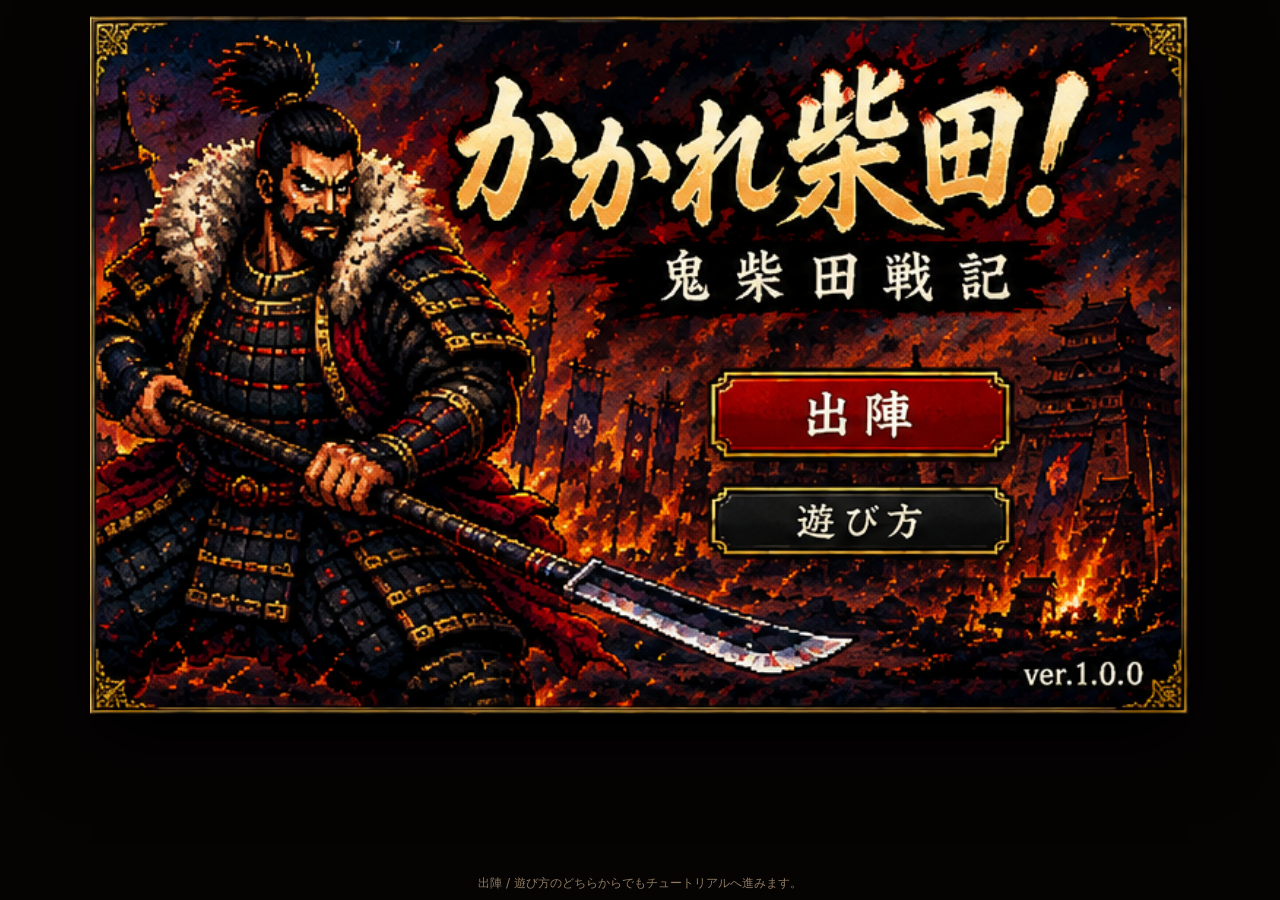
<file: index.html>
<!doctype html>
<html lang="ja">
<head>
  <meta charset="utf-8">
  <meta name="viewport" content="width=device-width,initial-scale=1">
  <title>かかれ柴田！ 鬼柴田戦記</title>
  <meta http-equiv="refresh" content="0; url=play/index.html">
  <script>location.replace('play/index.html');</script>
</head>
<body><p><a href="play/index.html">ゲームを開始</a></p></body>
</html>
</file>
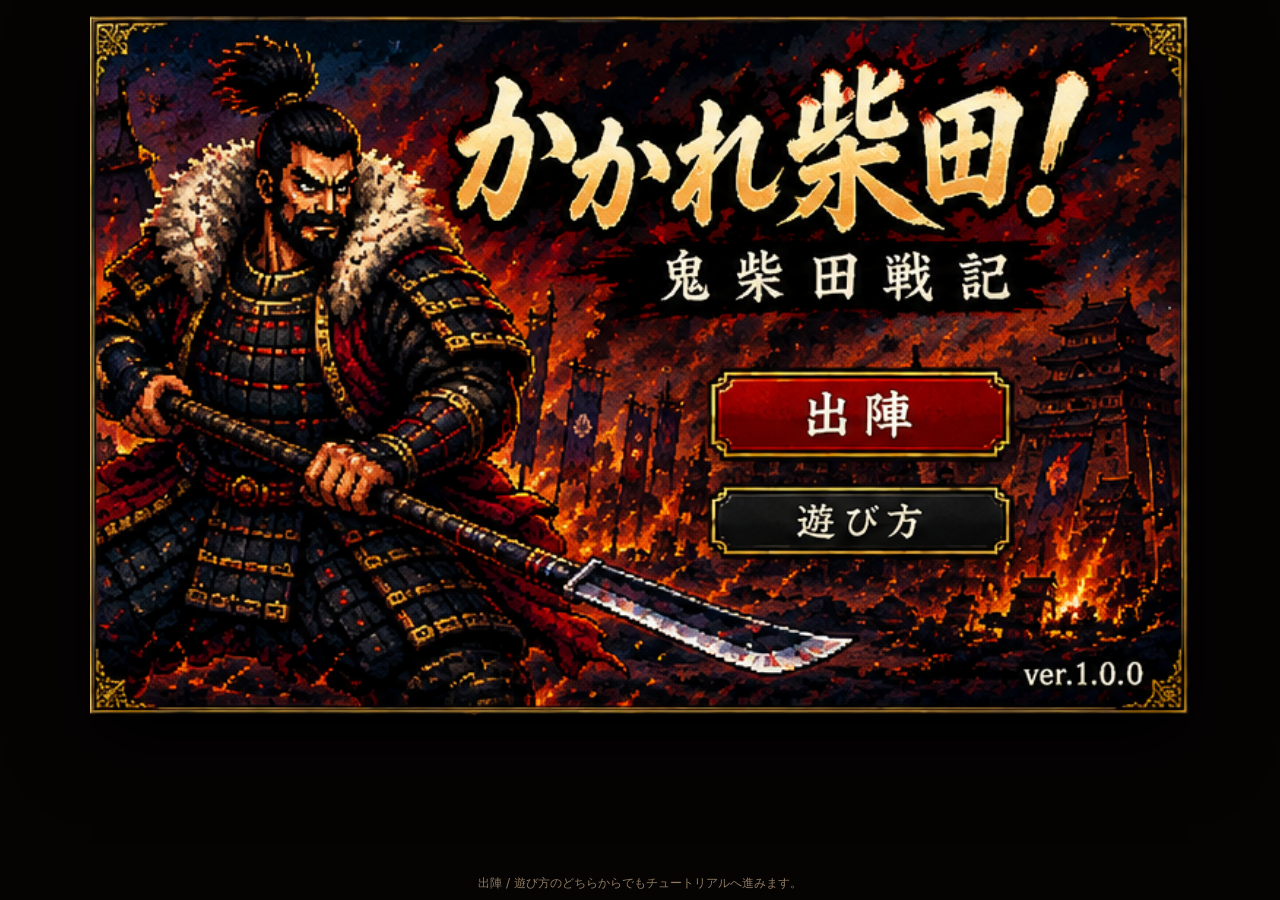
<file: play/index.html>
<!doctype html>
<html lang="ja">
<head>
  <meta charset="utf-8">
  <meta name="viewport" content="width=device-width,initial-scale=1,viewport-fit=cover">
  <meta name="theme-color" content="#090504">
  <title>かかれ柴田！ 鬼柴田戦記</title>
  <meta http-equiv="refresh" content="0; url=title/index.html">
  <style>
    html,body{margin:0;min-height:100%;background:#090504;color:#f2dfb8;font-family:system-ui,sans-serif}
    body{display:grid;place-items:center;text-align:center;padding:24px}
    a{color:#ffe092;font-weight:800}
  </style>
  <script>
    // iframe/fetchを使わず、通常のHTML遷移だけで動かす。
    // file:// で直接開く場合と GitHub Pages の両方に対応。
    location.replace('title/index.html');
  </script>
</head>
<body>
  <main>
    <h1>かかれ柴田！</h1>
    <p>ゲームを開始しています。</p>
    <p><a href="title/index.html">開始しない場合はこちら</a></p>
  </main>
</body>
</html>
</file>
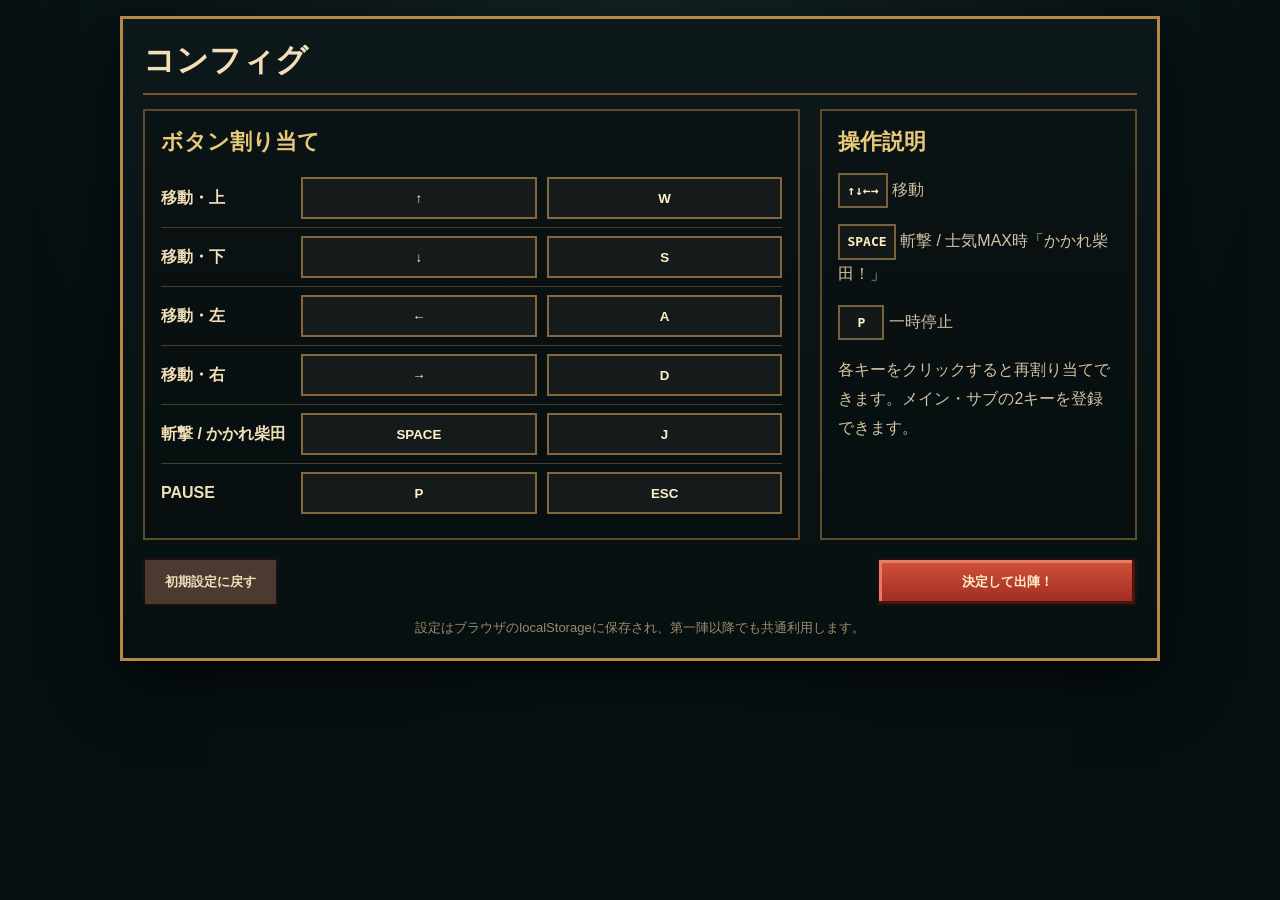
<file: play/config/index.html>
<!doctype html>
<html lang="ja">
<head>
  <meta charset="utf-8">
  <meta name="viewport" content="width=device-width,initial-scale=1,viewport-fit=cover">
  <title>コンフィグ</title>
  <style>
    :root{--bg:#071011;--panel:#0b1516;--gold:#b38a45;--gold2:#e8c979;--text:#f2dfb8;--red:#ac3024}
    *{box-sizing:border-box}html,body{margin:0;min-height:100%;background:radial-gradient(circle at top,#142326,#061011 70%);color:var(--text);font-family:"Yu Mincho","Hiragino Mincho ProN","Yu Gothic",serif}
    body{display:grid;place-items:center;padding:16px}.wrap{width:min(1040px,100%);border:3px solid var(--gold);box-shadow:0 18px 60px #000b;background:linear-gradient(#0d181a,#071011);padding:20px}.title{margin:0 0 14px;font-size:32px;border-bottom:2px solid #72562c;padding-bottom:10px}.layout{display:grid;grid-template-columns:1.35fr .65fr;gap:20px}.box{border:2px solid #5f4a2e;background:rgba(0,0,0,.18);padding:16px}.box h2{margin:0 0 12px;color:var(--gold2);font-size:22px}.row{display:grid;grid-template-columns:130px 1fr 1fr;gap:10px;align-items:center;padding:8px 0;border-bottom:1px solid #4c3c2a}.row:last-child{border-bottom:0}.action{font-family:"Yu Gothic",sans-serif;font-weight:800}.key{border:2px solid #84673d;background:#151b1a;color:#fff0cc;padding:9px 10px;font-weight:900;cursor:pointer;min-height:42px}.key.listening{outline:3px solid #f2d276;background:#3a2a16}.legend{font-family:"Yu Gothic",sans-serif;line-height:1.8;color:#d4c2a1}.legend kbd{display:inline-block;min-width:46px;text-align:center;padding:4px 7px;border:2px solid #7a613d;background:#131919;color:#fff0c9;font-weight:900}.actions{display:flex;justify-content:space-between;gap:12px;margin-top:18px}.reset,.go{padding:13px 20px;font-weight:1000;cursor:pointer;border:2px solid #1b100d}.reset{background:#4b3a30;color:#f0dfbd}.go{margin-left:auto;min-width:260px;background:linear-gradient(#d2523b,#9f2b20);color:#fff0ce;box-shadow:inset -3px -3px #4a140f,inset 3px 3px #e77c66}.hint{text-align:center;margin-top:12px;font:13px/1.5 "Yu Gothic",sans-serif;color:#9d8b6c}
    @media(max-width:760px){.layout{grid-template-columns:1fr}.row{grid-template-columns:95px 1fr 1fr}.wrap{padding:12px}.actions{flex-direction:column}.go{width:100%;min-width:0}.reset{width:100%}}
  </style>
</head>
<body>
  <main class="wrap">
    <h1 class="title">コンフィグ</h1>
    <div class="layout">
      <section class="box">
        <h2>ボタン割り当て</h2>
        <div id="rows"></div>
      </section>
      <aside class="box">
        <h2>操作説明</h2>
        <div class="legend">
          <p><kbd>↑↓←→</kbd> 移動</p>
          <p><kbd>SPACE</kbd> 斬撃 / 士気MAX時「かかれ柴田！」</p>
          <p><kbd>P</kbd> 一時停止</p>
          <p>各キーをクリックすると再割り当てできます。メイン・サブの2キーを登録できます。</p>
        </div>
      </aside>
    </div>
    <div class="actions"><button id="resetBtn" class="reset">初期設定に戻す</button><button id="goBtn" class="go">決定して出陣！</button></div>
    <div class="hint">設定はブラウザのlocalStorageに保存され、第一陣以降でも共通利用します。</div>
  </main>
  <script src="../shared/nav.js"></script>
  <script src="../shared/game-config.js"></script>
  <script>
    const labels={up:'移動・上',down:'移動・下',left:'移動・左',right:'移動・右',attack:'斬撃 / かかれ柴田',pause:'PAUSE'};
    let cfg=KAKARE_CONFIG.load(); let listening=null;
    const rows=document.getElementById('rows');
    function render(){
      rows.innerHTML='';
      Object.keys(labels).forEach(action=>{
        const row=document.createElement('div'); row.className='row';
        const name=document.createElement('div'); name.className='action'; name.textContent=labels[action]; row.appendChild(name);
        [0,1].forEach(slot=>{
          const b=document.createElement('button'); b.className='key'; b.textContent=KAKARE_CONFIG.label(cfg[action][slot]);
          b.onclick=()=>{ listening={action,slot,button:b}; document.querySelectorAll('.key').forEach(x=>x.classList.remove('listening')); b.classList.add('listening'); b.textContent='入力待ち…'; };
          row.appendChild(b);
        }); rows.appendChild(row);
      });
    }
    addEventListener('keydown',e=>{
      if(!listening)return; e.preventDefault();
      if(e.code==='Escape'){ listening=null; render(); return; }
      cfg[listening.action][listening.slot]=e.code; KAKARE_CONFIG.save(cfg); listening=null; render();
    });
    document.getElementById('resetBtn').onclick=()=>{cfg=KAKARE_CONFIG.reset();render();};
    document.getElementById('goBtn').onclick=()=>{KAKARE_CONFIG.save(cfg);KAKARE_NAV.go('stage1','../stages/stage1/index.html');};
    render();
  </script>
</body>
</html>
</file>
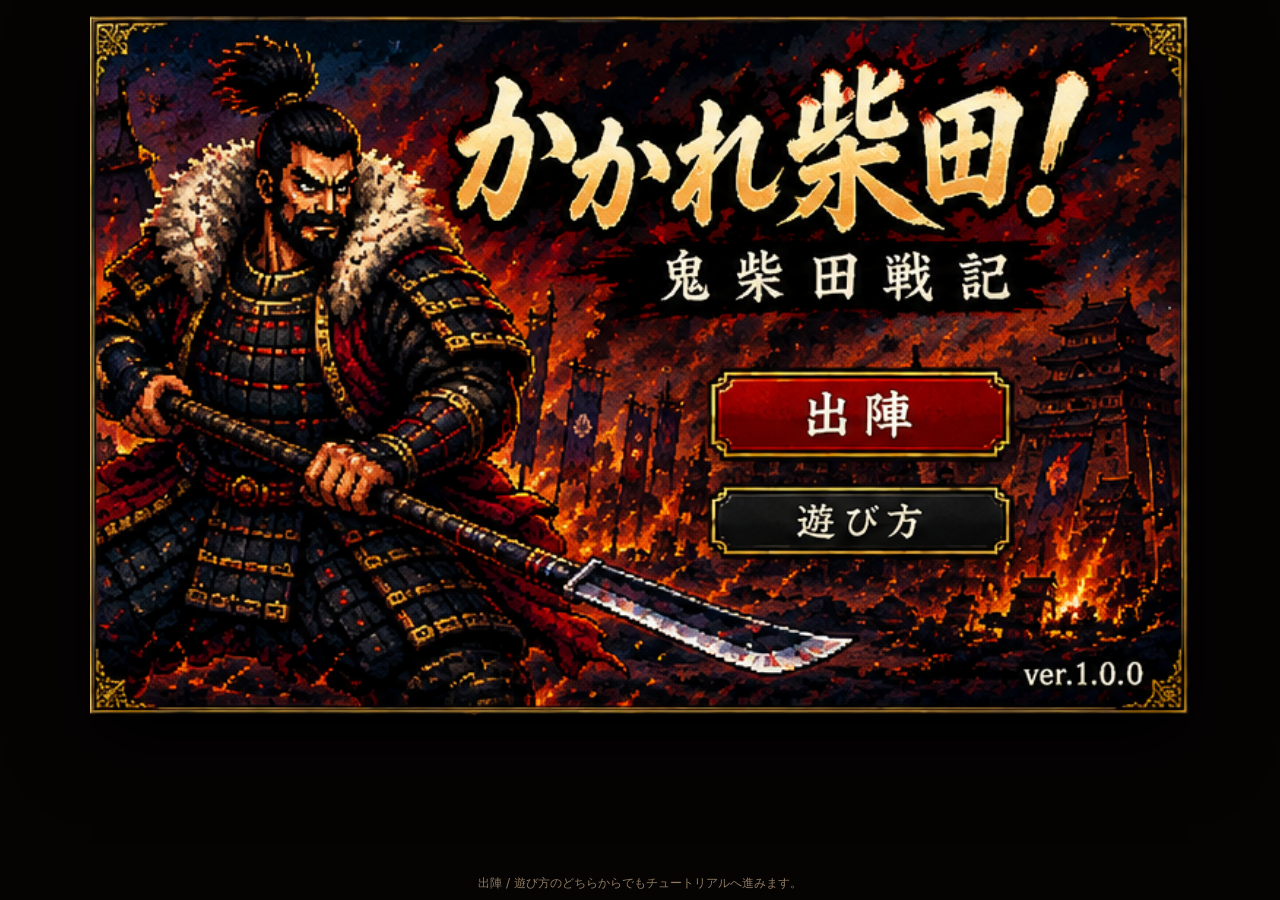
<file: play/title/index.html>
<!doctype html>
<html lang="ja">
<head>
  <meta charset="utf-8">
  <meta name="viewport" content="width=device-width,initial-scale=1,viewport-fit=cover">
  <title>かかれ柴田！</title>
  <style>
    *{box-sizing:border-box} html,body{margin:0;min-height:100%;background:#060303;color:#f5e3bc;font-family:"Yu Mincho","Hiragino Mincho ProN",serif}
    body{display:grid;place-items:center;padding:16px}
    .wrap{position:relative;width:min(1100px,100%);aspect-ratio:753/479;background:#000;box-shadow:0 24px 70px #000}
    .wrap img{width:100%;height:100%;display:block;object-fit:contain}
    .hit{position:absolute;border:0;background:transparent;cursor:pointer}
    .hit:focus-visible{outline:4px solid #fff0a6;outline-offset:-4px}
    .start{left:56%;top:51%;width:28%;height:12%}
    .how{left:56%;top:68%;width:28%;height:10%}
    .note{position:fixed;bottom:8px;left:0;right:0;text-align:center;font:12px/1.4 system-ui,sans-serif;color:#8e7b63;pointer-events:none}
    @media(max-width:700px){body{padding:0}.wrap{width:100%;aspect-ratio:753/479}.note{display:none}}
  </style>
</head>
<body>
  <div class="wrap">
    <img src="assets/title_screen.png" alt="かかれ柴田！ 鬼柴田戦記">
    <button id="startBtn" class="hit start" aria-label="出陣"></button>
    <button id="howBtn" class="hit how" aria-label="遊び方"></button>
  </div>
  <div class="note">出陣 / 遊び方のどちらからでもチュートリアルへ進みます。</div>
  <script src="../shared/nav.js"></script>
  <script>
    const next=()=>KAKARE_NAV.go('tutorial','../tutorial/index.html');
    document.getElementById('startBtn').onclick=next;
    document.getElementById('howBtn').onclick=next;
  </script>
</body>
</html>
</file>
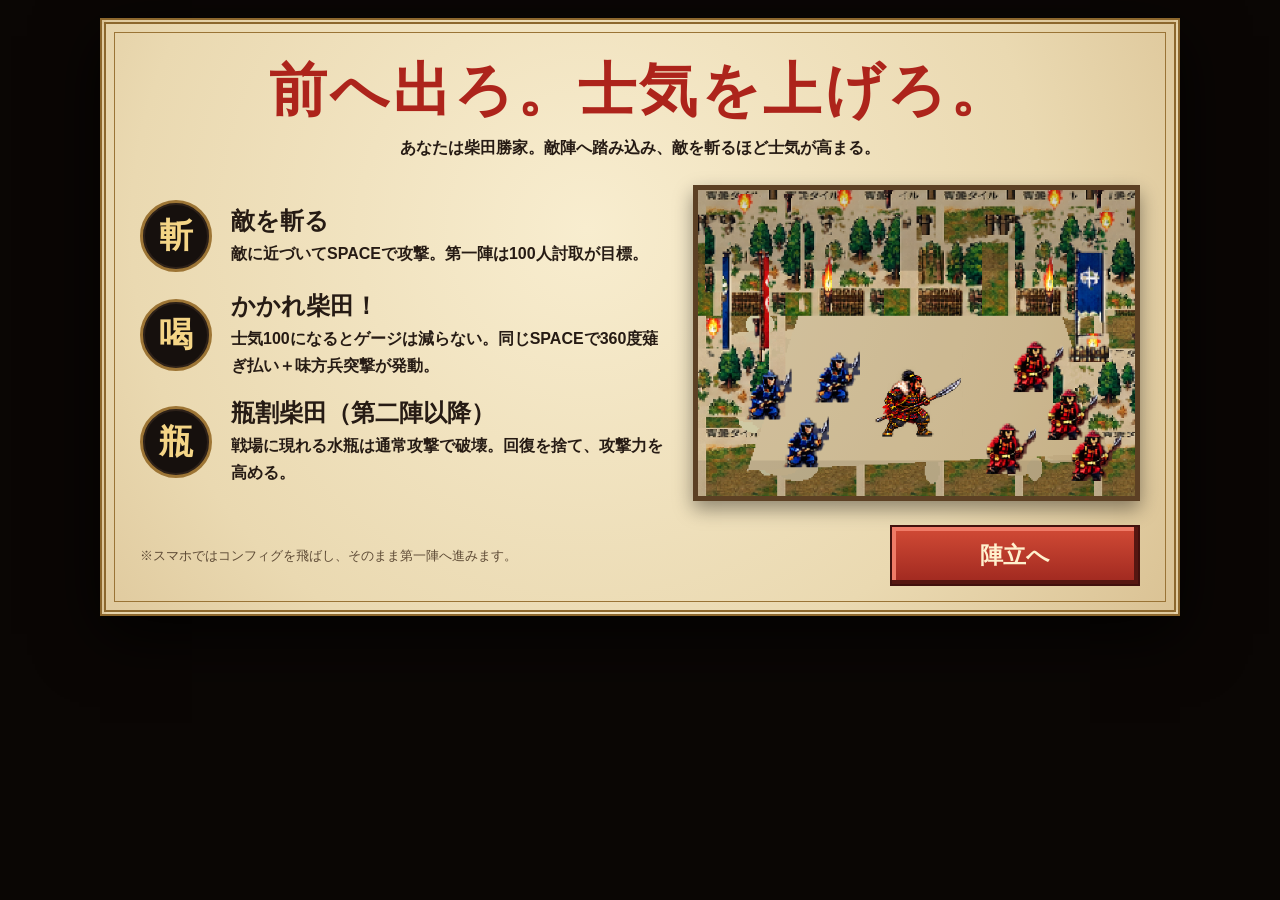
<file: play/tutorial/index.html>
<!doctype html>
<html lang="ja">
<head>
  <meta charset="utf-8">
  <meta name="viewport" content="width=device-width,initial-scale=1,viewport-fit=cover">
  <title>ゲームの目的</title>
  <style>
    :root{--ink:#261b14;--red:#ad241b;--gold:#a77c34;--paper:#efe0ba}
    *{box-sizing:border-box}html,body{margin:0;min-height:100%;background:#0a0604;color:var(--ink);font-family:"Yu Mincho","Hiragino Mincho ProN","Yu Gothic",serif}
    body{display:grid;place-items:center;padding:18px}
    .sheet{width:min(1080px,100%);background:radial-gradient(circle at 45% 35%,#f8edcf,#ead9b1 65%,#dac294);border:6px double #8c672d;box-shadow:0 18px 60px #000c;padding:28px 34px 24px;position:relative}
    .sheet:before{content:"";position:absolute;inset:8px;border:1px solid #9a7436;pointer-events:none}
    h1{text-align:center;margin:0 0 4px;color:var(--red);font-size:clamp(31px,5vw,58px);letter-spacing:.06em}
    .lead{text-align:center;font-weight:800;line-height:1.7;margin:0 0 24px;font-family:"Yu Gothic",sans-serif}
    .grid{display:grid;grid-template-columns:1.08fr .92fr;gap:28px;align-items:center}
    .rules{display:grid;gap:18px}.rule{display:grid;grid-template-columns:76px 1fr;gap:15px;align-items:center}.icon{width:72px;height:72px;border-radius:50%;display:grid;place-items:center;background:#16100d;color:#f4d586;border:3px solid #9d7535;font-size:34px;font-weight:1000;box-shadow:inset 0 0 0 2px #2d2119}.rule h2{margin:0 0 4px;font-size:24px}.rule p{margin:0;line-height:1.65;font-family:"Yu Gothic",sans-serif;font-weight:600}.preview{width:100%;border:5px solid #5c4024;box-shadow:0 8px 18px #0006}.footer{display:flex;align-items:center;justify-content:space-between;gap:15px;margin-top:24px}.small{font:13px/1.5 "Yu Gothic",sans-serif;color:#5d4a35}.next{min-width:250px;padding:13px 26px;border:2px solid #42110d;background:linear-gradient(#d24b36,#9f281f);color:#fff1ce;font-weight:1000;font-size:23px;box-shadow:inset -4px -4px #561711,inset 4px 4px #ef7b67;cursor:pointer}
    @media(max-width:760px){body{padding:8px}.sheet{padding:18px 16px}.grid{grid-template-columns:1fr}.preview{max-height:260px;object-fit:cover}.rule{grid-template-columns:58px 1fr}.icon{width:54px;height:54px;font-size:26px}.rule h2{font-size:20px}.footer{flex-direction:column}.next{width:100%}}
  </style>
</head>
<body>
  <main class="sheet">
    <h1>前へ出ろ。士気を上げろ。</h1>
    <p class="lead">あなたは柴田勝家。敵陣へ踏み込み、敵を斬るほど士気が高まる。</p>
    <div class="grid">
      <section class="rules">
        <article class="rule"><div class="icon">斬</div><div><h2>敵を斬る</h2><p>敵に近づいてSPACEで攻撃。第一陣は100人討取が目標。</p></div></article>
        <article class="rule"><div class="icon">喝</div><div><h2>かかれ柴田！</h2><p>士気100になるとゲージは減らない。同じSPACEで360度薙ぎ払い＋味方兵突撃が発動。</p></div></article>
        <article class="rule"><div class="icon">瓶</div><div><h2>瓶割柴田（第二陣以降）</h2><p>戦場に現れる水瓶は通常攻撃で破壊。回復を捨て、攻撃力を高める。</p></div></article>
      </section>
      <img class="preview" src="assets/stage1_preview.png" alt="第一陣の戦闘画面">
    </div>
    <div class="footer"><div class="small">※スマホではコンフィグを飛ばし、そのまま第一陣へ進みます。</div><button id="nextBtn" class="next">陣立へ</button></div>
  </main>
  <script src="../shared/nav.js"></script>
  <script>
    const mobile=matchMedia('(max-width:880px)').matches||matchMedia('(pointer:coarse)').matches;
    const btn=document.getElementById('nextBtn');
    btn.textContent=mobile?'第一陣へ':'陣立へ';
    btn.onclick=()=> mobile ? KAKARE_NAV.go('stage1','../stages/stage1/index.html') : KAKARE_NAV.go('config','../config/index.html');
  </script>
</body>
</html>
</file>
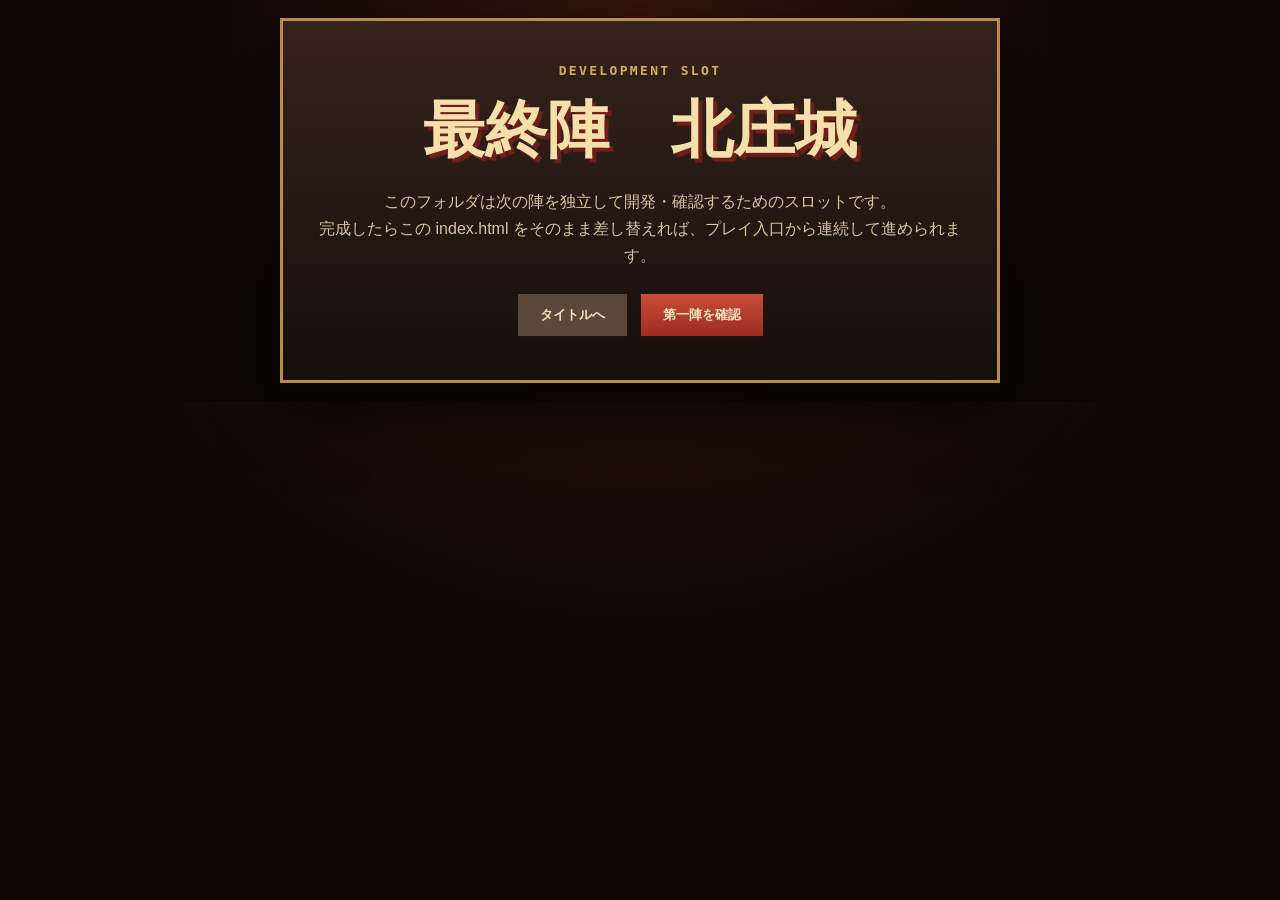
<file: play/stages/final/index.html>
<!doctype html>
<html lang="ja">
<head>
<meta charset="utf-8"><meta name="viewport" content="width=device-width,initial-scale=1,viewport-fit=cover">
<title>最終陣　北庄城</title>
<style>
*{box-sizing:border-box}html,body{margin:0;min-height:100%;background:radial-gradient(circle at top,#36150c,#0b0604 65%);color:#f3ddb0;font-family:"Yu Mincho","Hiragino Mincho ProN",serif}body{display:grid;place-items:center;padding:18px}.card{width:min(720px,95vw);text-align:center;padding:42px 28px;border:3px solid #b98c47;background:linear-gradient(#35231c,#160e0b);box-shadow:0 20px 60px #000c}.k{color:#d5ad5b;letter-spacing:.18em;font:900 13px ui-monospace,monospace}h1{font-size:clamp(34px,7vw,62px);margin:10px 0;color:#f5dfaa;text-shadow:4px 4px #6e2018}p{font-family:"Yu Gothic",sans-serif;line-height:1.7;color:#d7c4a5}.buttons{display:flex;justify-content:center;gap:10px;flex-wrap:wrap;margin-top:22px}button{padding:12px 22px;border:2px solid #1d110d;background:#5d473a;color:#f5e4c0;font-weight:900;cursor:pointer}.primary{background:linear-gradient(#c94d37,#9d2c22)}
</style>
</head>
<body><main class="card"><div class="k">DEVELOPMENT SLOT</div><h1>最終陣　北庄城</h1><p>このフォルダは次の陣を独立して開発・確認するためのスロットです。<br>完成したらこの index.html をそのまま差し替えれば、プレイ入口から連続して進められます。</p><div class="buttons"><button id="titleBtn">タイトルへ</button><button id="stage1Btn" class="primary">第一陣を確認</button></div></main><script src="../../shared/nav.js"></script><script>document.getElementById('titleBtn').onclick=()=>KAKARE_NAV.go('title','../../title/index.html');document.getElementById('stage1Btn').onclick=()=>KAKARE_NAV.go('stage1','../stage1/index.html');</script></body>
</html>
</file>
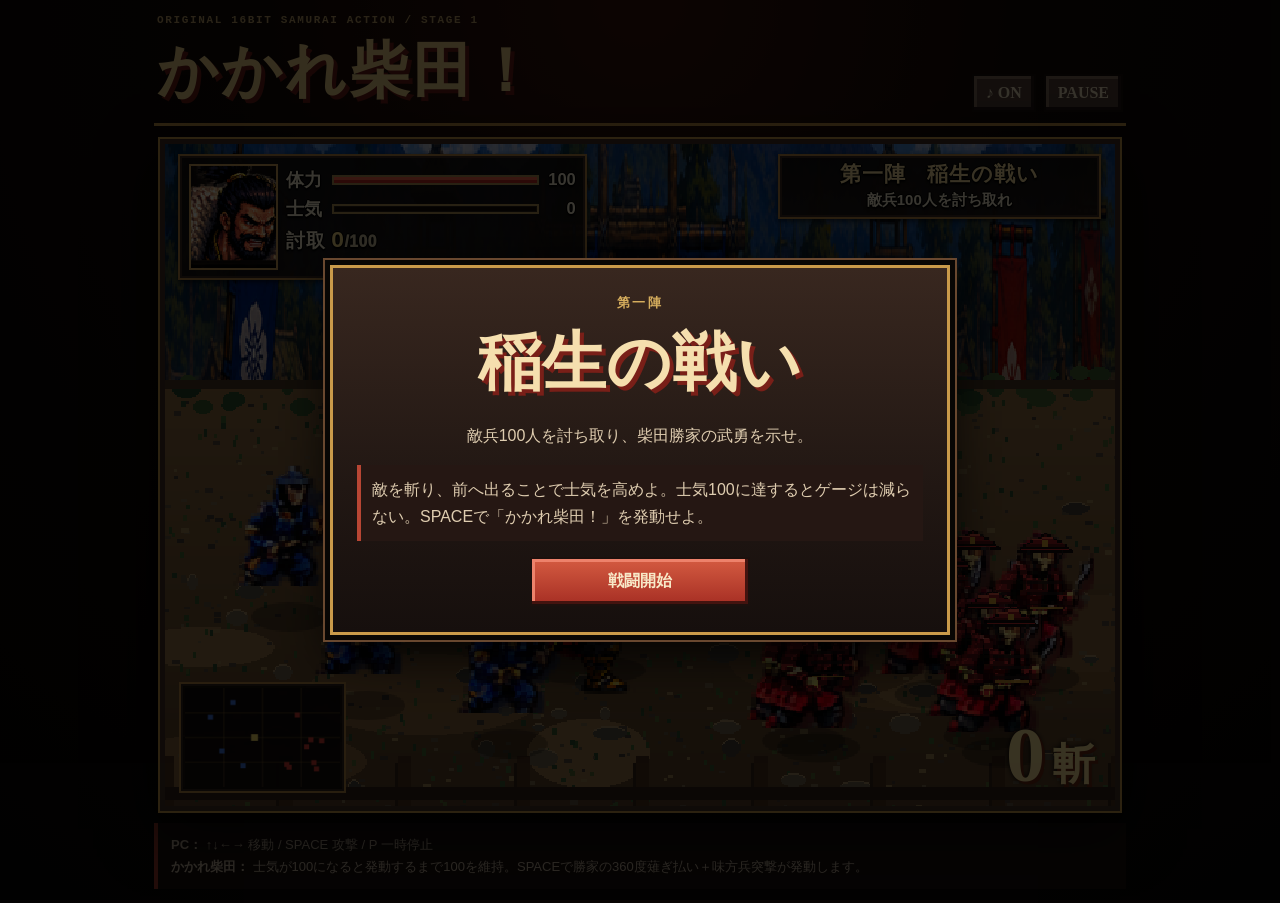
<file: play/stages/stage1/index.html>
<!doctype html>
<html lang="ja">
<head>
  <meta charset="utf-8">
  <meta name="viewport" content="width=device-width,initial-scale=1,viewport-fit=cover,user-scalable=no">
  <meta name="theme-color" content="#100806">
  <title>かかれ柴田！ 第一陣 稲生の戦い</title>
  <link rel="stylesheet" href="style.css">
</head>
<body>
  <main class="app">
    <header class="topbar">
      <div>
        <div class="eyebrow">ORIGINAL 16BIT SAMURAI ACTION / STAGE 1</div>
        <h1>かかれ柴田！</h1>
      </div>
      <div class="top-actions">
        <button id="soundBtn" class="small-btn" type="button">♪ ON</button>
        <button id="pauseBtn" class="small-btn" type="button">PAUSE</button>
      </div>
    </header>

    <section id="gameWrap" class="game-wrap">
      <canvas id="game" width="640" height="448" aria-label="第一陣 稲生の戦い"></canvas>

      <div class="hud-layer" aria-hidden="true">
        <section class="hud-player">
          <img src="images/portrait.png" alt="" class="hud-portrait">
          <div class="hud-stats">
            <div class="hud-row"><span>体力</span><div class="bar"><i id="hpBar" class="hp"></i></div><b id="hpValue">100</b></div>
            <div class="hud-row"><span>士気</span><div class="bar"><i id="moraleBar" class="morale"></i></div><b id="moraleValue">0</b></div>
            <div class="hud-killline">討取 <strong id="hudKills">0</strong><small>/100</small></div>
          </div>
        </section>

        <section class="hud-stage">
          <strong>第一陣　稲生の戦い</strong>
          <span>敵兵100人を討ち取れ</span>
        </section>

        <section class="hud-mini">
          <canvas id="minimap" width="180" height="120"></canvas>
        </section>

        <div class="hud-bigkills"><strong id="bigKills">0</strong><span>斬</span></div>
        <div id="moraleReady" class="morale-ready">士気MAX　SPACEで発動！</div>
      </div>

      <div id="specialText" class="special-text" aria-hidden="true">かかれ柴田！</div>
      <div id="pauseText" class="pause-text" aria-hidden="true">PAUSE</div>
    </section>

    <section class="mobile-controls" aria-label="スマホ操作">
      <div class="dpad">
        <button class="pad up" data-dir="up" type="button">▲</button>
        <button class="pad left" data-dir="left" type="button">◀</button>
        <button class="pad right" data-dir="right" type="button">▶</button>
        <button class="pad down" data-dir="down" type="button">▼</button>
      </div>
      <button id="attackBtn" class="attack-btn" type="button">斬</button>
    </section>

    <section class="help">
      <b>PC：</b> ↑↓←→ 移動 / SPACE 攻撃 / P 一時停止<br>
      <b>かかれ柴田：</b> 士気が100になると発動するまで100を維持。SPACEで勝家の360度薙ぎ払い＋味方兵突撃が発動します。
    </section>
  </main>

  <div id="startOverlay" class="modal-overlay active">
    <div class="modal-card">
      <div class="modal-kicker">第一陣</div>
      <h2>稲生の戦い</h2>
      <p>敵兵100人を討ち取り、柴田勝家の武勇を示せ。</p>
      <p class="tip">敵を斬り、前へ出ることで士気を高めよ。士気100に達するとゲージは減らない。SPACEで「かかれ柴田！」を発動せよ。</p>
      <button id="startBtn" class="main-btn" type="button">戦闘開始</button>
    </div>
  </div>

  <div id="gameOverOverlay" class="modal-overlay">
    <div class="modal-card death-card">
      <div class="modal-kicker">無念</div>
      <h2>討死</h2>
      <p>ここで散るも、まだ武勇の途は尽きていない。</p>
      <div class="modal-actions">
        <button id="retryBtn" class="main-btn" type="button">この陣をやり直す</button>
        <button id="titleBtn" class="sub-btn" type="button">タイトル画面に戻る</button>
      </div>
    </div>
  </div>

  <div id="clearOverlay" class="modal-overlay">
    <div class="modal-card clear-card">
      <div class="modal-kicker">第一陣</div>
      <h2>突破</h2>
      <div class="result-grid">
        <div><span>討取</span><strong id="resultKills">100</strong></div>
        <div><span>かかれ柴田</span><strong id="resultSpecials">0回</strong></div>
        <div><span>残り体力</span><strong id="resultHp">100</strong></div>
      </div>
      <p>第一陣 完。次なる「瓶割柴田」へ。</p>
      <div class="modal-actions">
        <button id="nextStageBtn" class="main-btn" type="button">第二陣へ</button>
        <button id="clearRetryBtn" class="sub-btn" type="button">もう一度戦う</button>
        <button id="clearTitleBtn" class="sub-btn" type="button">タイトル画面に戻る</button>
      </div>
    </div>
  </div>

  <script src="../../shared/nav.js"></script>
  <script src="../../shared/game-config.js"></script>
  <script src="script.js"></script>
</body>
</html>
</file>
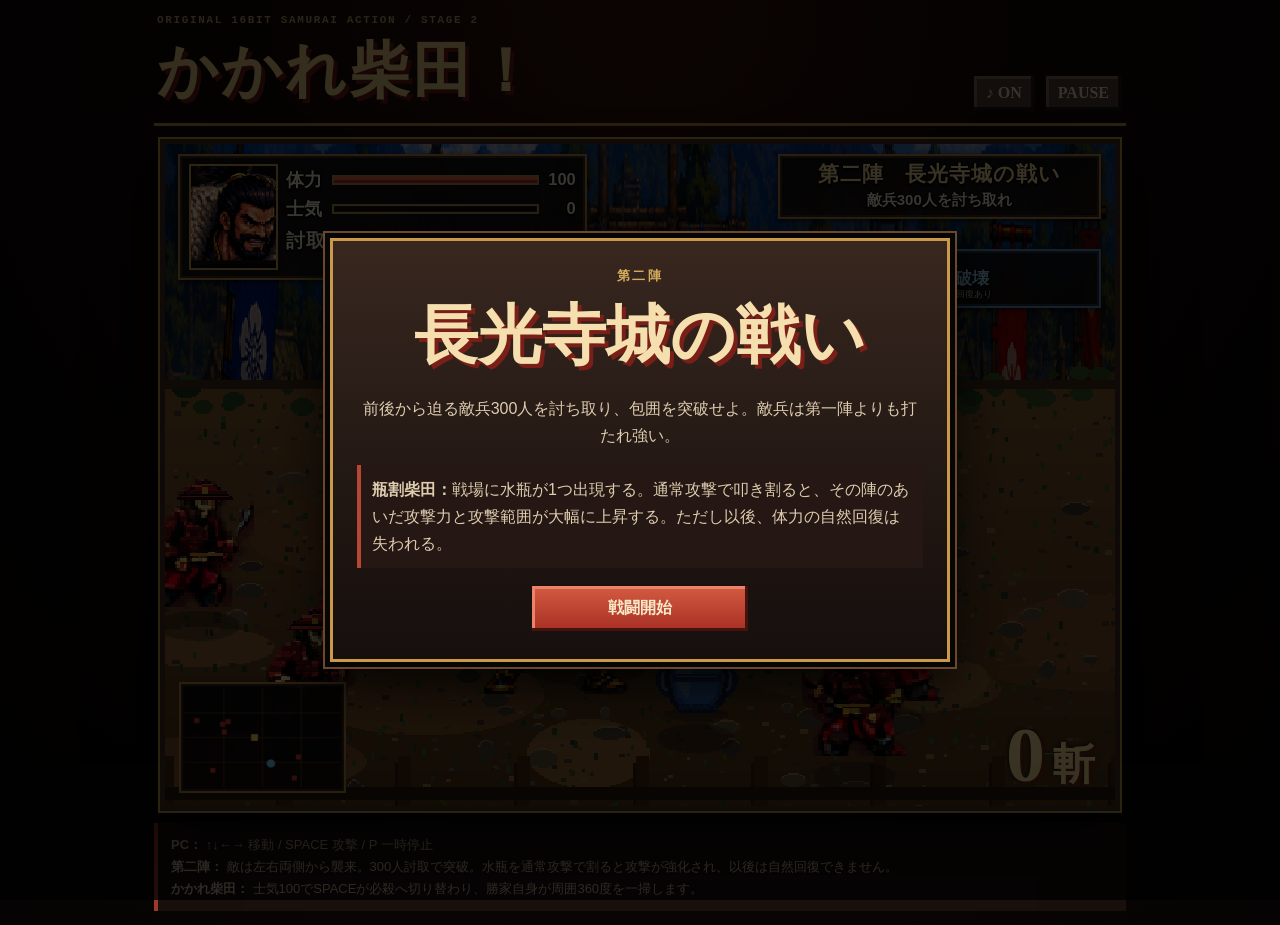
<file: play/stages/stage2/index.html>
<!doctype html>
<html lang="ja">
<head>
  <meta charset="utf-8">
  <meta name="viewport" content="width=device-width,initial-scale=1,viewport-fit=cover,user-scalable=no">
  <meta name="theme-color" content="#100806">
  <title>かかれ柴田！ 第二陣 長光寺城の戦い</title>
  <link rel="stylesheet" href="style.css">
</head>
<body>
  <main class="app">
    <header class="topbar">
      <div>
        <div class="eyebrow">ORIGINAL 16BIT SAMURAI ACTION / STAGE 2</div>
        <h1>かかれ柴田！</h1>
      </div>
      <div class="top-actions">
        <button id="soundBtn" class="small-btn" type="button">♪ ON</button>
        <button id="pauseBtn" class="small-btn" type="button">PAUSE</button>
      </div>
    </header>

    <section id="gameWrap" class="game-wrap">
      <canvas id="game" width="640" height="448" aria-label="第二陣 長光寺城の戦い"></canvas>

      <div class="hud-layer" aria-hidden="true">
        <section class="hud-player">
          <img src="images/portrait.png" alt="" class="hud-portrait">
          <div class="hud-stats">
            <div class="hud-row"><span>体力</span><div class="bar"><i id="hpBar" class="hp"></i></div><b id="hpValue">100</b></div>
            <div class="hud-row"><span>士気</span><div class="bar"><i id="moraleBar" class="morale"></i></div><b id="moraleValue">0</b></div>
            <div class="hud-killline">討取 <strong id="hudKills">0</strong><small>/300</small></div>
          </div>
        </section>

        <section class="hud-stage">
          <strong>第二陣　長光寺城の戦い</strong>
          <span>敵兵300人を討ち取れ</span>
        </section>

        <section id="jarHud" class="jar-hud">
          <img src="images/jar.png" alt="">
          <div><span>水瓶</span><strong id="jarState">未破壊</strong><small id="jarBuff">回復あり</small></div>
        </section>

        <section class="hud-mini">
          <canvas id="minimap" width="180" height="120"></canvas>
        </section>

        <div class="hud-bigkills"><strong id="bigKills">0</strong><span>斬</span></div>
        <div id="moraleReady" class="morale-ready">士気MAX　SPACEで発動！</div>
      </div>

      <div id="specialText" class="special-text" aria-hidden="true">かかれ柴田！</div>
      <div id="pauseText" class="pause-text" aria-hidden="true">PAUSE</div>
    </section>

    <section class="mobile-controls" aria-label="スマホ操作">
      <div class="dpad">
        <button class="pad up" data-dir="up" type="button">▲</button>
        <button class="pad left" data-dir="left" type="button">◀</button>
        <button class="pad right" data-dir="right" type="button">▶</button>
        <button class="pad down" data-dir="down" type="button">▼</button>
      </div>
      <button id="attackBtn" class="attack-btn" type="button">斬</button>
    </section>

    <section class="help">
      <b>PC：</b> ↑↓←→ 移動 / SPACE 攻撃 / P 一時停止<br>
      <b>第二陣：</b> 敵は左右両側から襲来。300人討取で突破。水瓶を通常攻撃で割ると攻撃が強化され、以後は自然回復できません。<br>
      <b>かかれ柴田：</b> 士気100でSPACEが必殺へ切り替わり、勝家自身が周囲360度を一掃します。
    </section>
  </main>

  <div id="startOverlay" class="modal-overlay active">
    <div class="modal-card">
      <div class="modal-kicker">第二陣</div>
      <h2>長光寺城の戦い</h2>
      <p>前後から迫る敵兵300人を討ち取り、包囲を突破せよ。敵兵は第一陣よりも打たれ強い。</p>
      <p class="tip"><b>瓶割柴田：</b>戦場に水瓶が1つ出現する。通常攻撃で叩き割ると、その陣のあいだ攻撃力と攻撃範囲が大幅に上昇する。ただし以後、体力の自然回復は失われる。</p>
      <button id="startBtn" class="main-btn" type="button">戦闘開始</button>
    </div>
  </div>

  <div id="gameOverOverlay" class="modal-overlay">
    <div class="modal-card death-card">
      <div class="modal-kicker">無念</div>
      <h2>討死</h2>
      <p>ここで散るも、まだ武勇の途は尽きていない。</p>
      <div class="modal-actions">
        <button id="retryBtn" class="main-btn" type="button">この陣をやり直す</button>
        <button id="titleBtn" class="sub-btn" type="button">タイトル画面に戻る</button>
      </div>
    </div>
  </div>

  <div id="clearOverlay" class="modal-overlay">
    <div class="modal-card clear-card">
      <div class="modal-kicker">第二陣</div>
      <h2>突破</h2>
      <div class="result-grid">
        <div><span>討取</span><strong id="resultKills">300</strong></div>
        <div><span>かかれ柴田</span><strong id="resultSpecials">0回</strong></div>
        <div><span>残り体力</span><strong id="resultHp">100</strong></div>
        <div><span>水瓶破壊</span><strong id="resultJar">0</strong></div>
      </div>
      <p>第二陣 完。包囲を打ち破り、次なる戦場へ。</p>
      <div class="modal-actions">
        <button id="nextStageBtn" class="main-btn" type="button">第三陣へ</button>
        <button id="clearRetryBtn" class="sub-btn" type="button">もう一度戦う</button>
        <button id="clearTitleBtn" class="sub-btn" type="button">タイトル画面に戻る</button>
      </div>
    </div>
  </div>

  <script src="../../shared/nav.js"></script>
  <script src="../../shared/game-config.js"></script>
  <script src="script.js"></script>
</body>
</html>
</file>
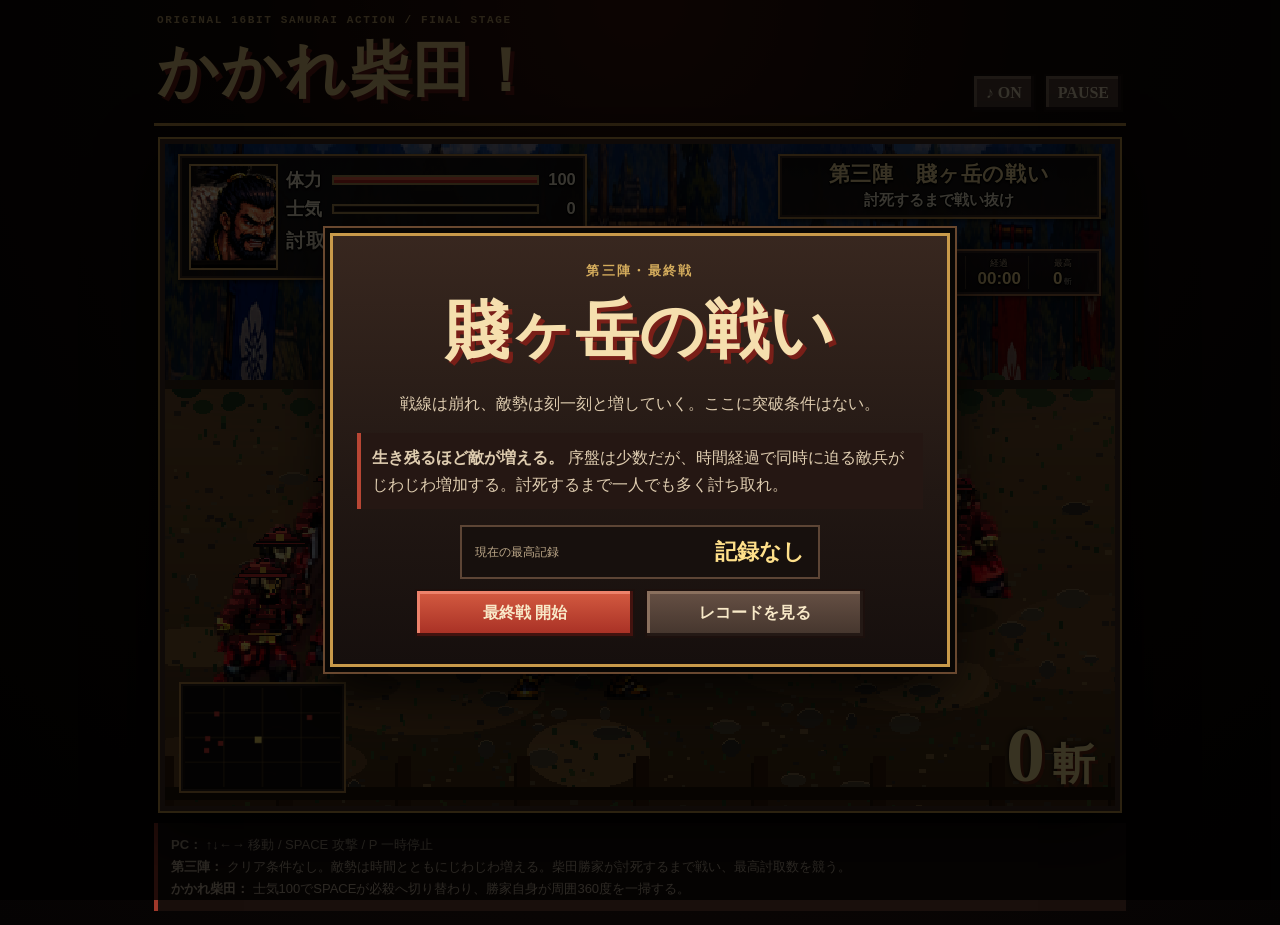
<file: play/stages/stage3/index.html>
<!doctype html>
<html lang="ja">
<head>
  <meta charset="utf-8">
  <meta name="viewport" content="width=device-width,initial-scale=1,viewport-fit=cover,user-scalable=no">
  <meta name="theme-color" content="#100806">
  <title>かかれ柴田！ 第三陣 賤ヶ岳の戦い</title>
  <link rel="stylesheet" href="style.css">
</head>
<body>
  <main class="app">
    <header class="topbar">
      <div>
        <div class="eyebrow">ORIGINAL 16BIT SAMURAI ACTION / FINAL STAGE</div>
        <h1>かかれ柴田！</h1>
      </div>
      <div class="top-actions">
        <button id="soundBtn" class="small-btn" type="button">♪ ON</button>
        <button id="pauseBtn" class="small-btn" type="button">PAUSE</button>
      </div>
    </header>

    <section id="gameWrap" class="game-wrap">
      <canvas id="game" width="640" height="448" aria-label="第三陣 賤ヶ岳の戦い"></canvas>

      <div class="hud-layer" aria-hidden="true">
        <section class="hud-player">
          <img src="images/portrait.png" alt="" class="hud-portrait">
          <div class="hud-stats">
            <div class="hud-row"><span>体力</span><div class="bar"><i id="hpBar" class="hp"></i></div><b id="hpValue">100</b></div>
            <div class="hud-row"><span>士気</span><div class="bar"><i id="moraleBar" class="morale"></i></div><b id="moraleValue">0</b></div>
            <div class="hud-killline">討取 <strong id="hudKills">0</strong></div>
          </div>
        </section>

        <section class="hud-stage">
          <strong>第三陣　賤ヶ岳の戦い</strong>
          <span>討死するまで戦い抜け</span>
        </section>

        <section class="battle-info">
          <div><span>敵勢</span><strong id="pressureValue">5</strong><small>体前後</small></div>
          <div><span>経過</span><strong id="timeValue">00:00</strong></div>
          <div><span>最高</span><strong id="bestValue">0</strong><small>斬</small></div>
        </section>

        <section class="hud-mini">
          <canvas id="minimap" width="180" height="120"></canvas>
        </section>

        <div class="hud-bigkills"><strong id="bigKills">0</strong><span>斬</span></div>
        <div id="moraleReady" class="morale-ready">士気MAX　SPACEで発動！</div>
      </div>

      <div id="specialText" class="special-text" aria-hidden="true">かかれ柴田！</div>
      <div id="pauseText" class="pause-text" aria-hidden="true">PAUSE</div>
    </section>

    <section class="mobile-controls" aria-label="スマホ操作">
      <div class="dpad">
        <button class="pad up" data-dir="up" type="button">▲</button>
        <button class="pad left" data-dir="left" type="button">◀</button>
        <button class="pad right" data-dir="right" type="button">▶</button>
        <button class="pad down" data-dir="down" type="button">▼</button>
      </div>
      <button id="attackBtn" class="attack-btn" type="button">斬</button>
    </section>

    <section class="help">
      <b>PC：</b> ↑↓←→ 移動 / SPACE 攻撃 / P 一時停止<br>
      <b>第三陣：</b> クリア条件なし。敵勢は時間とともにじわじわ増える。柴田勝家が討死するまで戦い、最高討取数を競う。<br>
      <b>かかれ柴田：</b> 士気100でSPACEが必殺へ切り替わり、勝家自身が周囲360度を一掃する。
    </section>
  </main>

  <div id="startOverlay" class="modal-overlay active">
    <div class="modal-card">
      <div class="modal-kicker">第三陣・最終戦</div>
      <h2>賤ヶ岳の戦い</h2>
      <p>戦線は崩れ、敵勢は刻一刻と増していく。ここに突破条件はない。</p>
      <p class="tip"><b>生き残るほど敵が増える。</b> 序盤は少数だが、時間経過で同時に迫る敵兵がじわじわ増加する。討死するまで一人でも多く討ち取れ。</p>
      <div class="start-record"><span>現在の最高記録</span><strong id="startBestRecord">記録なし</strong></div>
      <div class="modal-actions start-actions">
        <button id="startBtn" class="main-btn" type="button">最終戦 開始</button>
        <button id="openRecordsBtn" class="sub-btn" type="button">レコードを見る</button>
      </div>
    </div>
  </div>

  <div id="gameOverOverlay" class="modal-overlay">
    <div class="modal-card death-card">
      <div class="modal-kicker">第三陣　終幕</div>
      <h2>討死</h2>
      <div id="recordBadge" class="record-badge">NEW RECORD</div>
      <div class="result-grid">
        <div><span>今回の討取</span><strong id="resultKills">0</strong></div>
        <div><span>最高討取</span><strong id="resultBest">0</strong></div>
        <div><span>生存時間</span><strong id="resultTime">00:00</strong></div>
        <div><span>かかれ柴田</span><strong id="resultSpecials">0回</strong></div>
        <div><span>今回の順位</span><strong id="resultRank">—</strong></div>
      </div>
      <p>これが今回の「鬼柴田」の記録。再び賤ヶ岳へ挑み、最高討取数を更新せよ。</p>
      <div class="modal-actions">
        <button id="retryBtn" class="main-btn" type="button">もう一度戦う</button>
        <button id="resultRecordsBtn" class="sub-btn" type="button">レコードを見る</button>
        <button id="titleBtn" class="sub-btn" type="button">タイトル画面に戻る</button>
      </div>
    </div>
  </div>


  <div id="recordsOverlay" class="modal-overlay records-overlay">
    <div class="modal-card records-card">
      <div class="modal-kicker">賤ヶ岳 戦績帳</div>
      <h2>レコード</h2>
      <p class="records-note">討取数の多い順。同数なら生存時間の長い記録を上位に表示します。</p>
      <div class="record-head"><span>順位</span><span>討取</span><span>生存</span><span>かかれ</span><span>日時</span></div>
      <div id="recordList" class="record-list"></div>
      <p class="storage-note">※記録はこのブラウザ内に保存されます。</p>
      <button id="closeRecordsBtn" class="main-btn" type="button">閉じる</button>
    </div>
  </div>

  <script src="shared/nav.js"></script>
  <script src="shared/game-config.js"></script>
  <script src="script.js"></script>
</body>
</html>
</file>
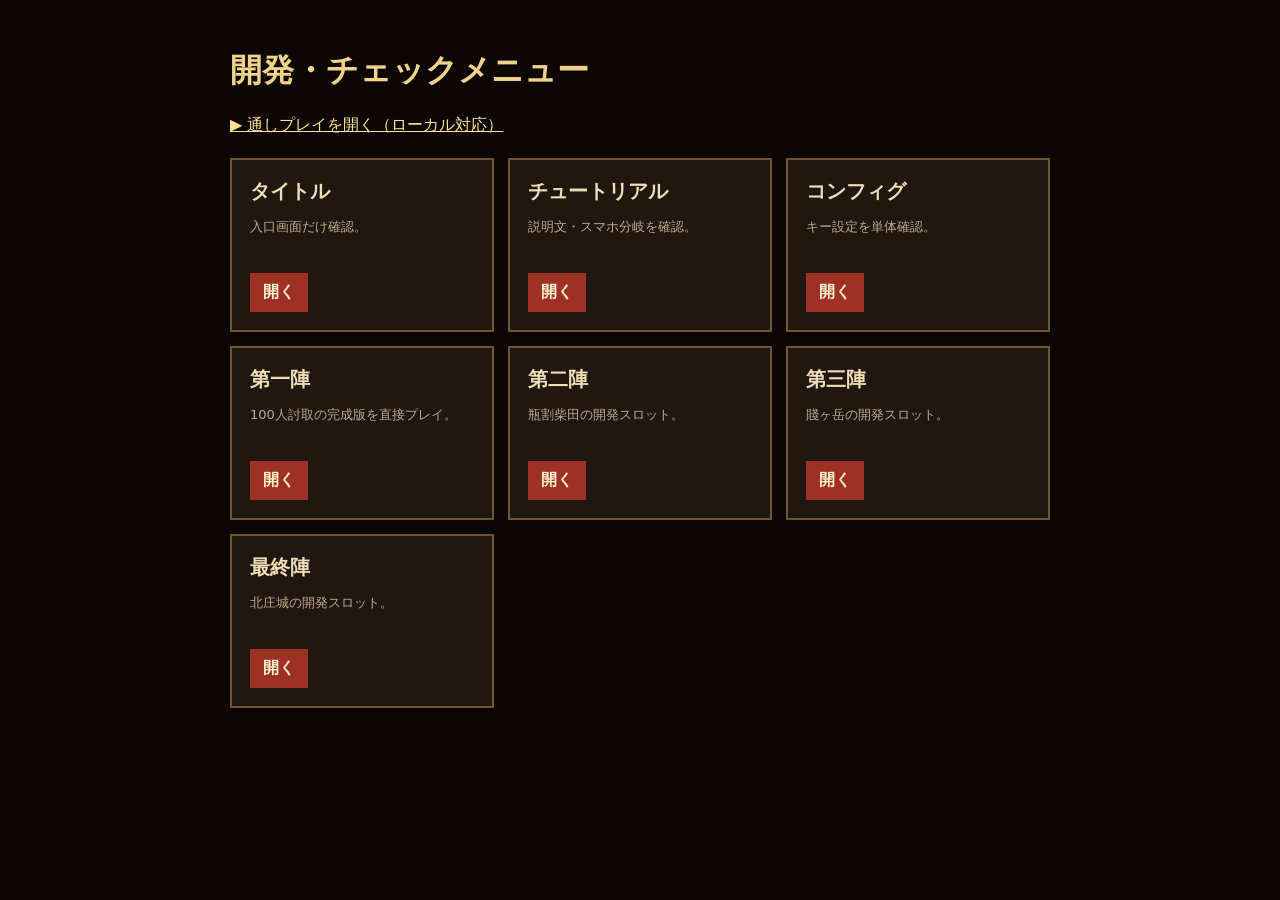
<file: play/dev.html>
<!doctype html>
<html lang="ja">
<head><meta charset="utf-8"><meta name="viewport" content="width=device-width,initial-scale=1"><title>開発メニュー | かかれ柴田！</title>
<style>*{box-sizing:border-box}body{margin:0;background:#0c0705;color:#f0ddb7;font-family:system-ui,sans-serif;padding:28px}.wrap{max-width:820px;margin:auto}h1{font-family:serif;color:#f0d28a}.grid{display:grid;grid-template-columns:repeat(auto-fit,minmax(230px,1fr));gap:14px}.card{border:2px solid #715431;background:#211711;padding:18px}.card h2{margin:0 0 8px;font-size:20px}.card p{color:#bda98b;font-size:13px;min-height:42px}.card a{display:inline-block;padding:9px 13px;background:#9e3025;color:#fff0cf;text-decoration:none;font-weight:800}.play{margin:0 0 22px}.play a{color:#ffe093}</style></head>
<body><main class="wrap"><h1>開発・チェックメニュー</h1><p class="play"><a href="index.html">▶ 通しプレイを開く（ローカル対応）</a></p><div class="grid">
<div class="card"><h2>タイトル</h2><p>入口画面だけ確認。</p><a href="title/index.html">開く</a></div>
<div class="card"><h2>チュートリアル</h2><p>説明文・スマホ分岐を確認。</p><a href="tutorial/index.html">開く</a></div>
<div class="card"><h2>コンフィグ</h2><p>キー設定を単体確認。</p><a href="config/index.html">開く</a></div>
<div class="card"><h2>第一陣</h2><p>100人討取の完成版を直接プレイ。</p><a href="stages/stage1/index.html">開く</a></div>
<div class="card"><h2>第二陣</h2><p>瓶割柴田の開発スロット。</p><a href="stages/stage2/index.html">開く</a></div>
<div class="card"><h2>第三陣</h2><p>賤ヶ岳の開発スロット。</p><a href="stages/stage3/index.html">開く</a></div>
<div class="card"><h2>最終陣</h2><p>北庄城の開発スロット。</p><a href="stages/final/index.html">開く</a></div>
</div></main></body></html>
</file>
<file: play/stages/stage1/style.css>
:root{
  --gold:#c99a4a;
  --gold2:#f0d58c;
  --cream:#f4e2bb;
  --red:#a82f23;
  --brown:#2b1d16;
  --hudbg:rgba(17,13,11,.91);
}
*{box-sizing:border-box}
html,body{margin:0;min-height:100%;background:radial-gradient(circle at top,#3a150b 0,#130a07 36%,#050303 100%);color:var(--cream);font-family:"Yu Mincho","Hiragino Mincho ProN","Yu Gothic",serif;overscroll-behavior:none}
body{overflow-x:hidden}
button{font:inherit;touch-action:manipulation}
.app{width:min(1000px,100%);margin:0 auto;padding:14px}
.topbar{display:flex;align-items:flex-end;justify-content:space-between;gap:12px;border-bottom:3px solid var(--gold);padding:0 3px 11px;margin-bottom:13px}
.eyebrow{font:800 11px/1.2 ui-monospace,monospace;letter-spacing:.15em;color:#bda168}
h1{margin:4px 0 0;font-size:clamp(34px,6vw,60px);letter-spacing:.05em;color:#efd38b;text-shadow:4px 4px #6e1f17}
.top-actions{display:flex;gap:8px}.small-btn{padding:8px 12px;border:2px solid #1a100c;background:#574238;color:#f4e4c3;font-weight:900;box-shadow:inset -3px -3px #241713,inset 3px 3px #846d5b}
.game-wrap{position:relative;width:100%;max-width:960px;margin:0 auto;border:5px solid #443126;outline:2px solid var(--gold);background:#000;box-shadow:0 18px 55px #000c;overflow:hidden;aspect-ratio:320/224}
#game{display:block;width:100%;height:100%;image-rendering:pixelated;background:#75613c;touch-action:none}
.hud-layer{position:absolute;inset:0;pointer-events:none;font-family:"Yu Gothic","Hiragino Kaku Gothic ProN",sans-serif;color:#fff4d8;text-shadow:0 2px 2px #000,1px 0 #000,-1px 0 #000,0 1px #000,0 -1px #000}
.hud-player{position:absolute;left:1.4%;top:1.5%;width:43%;min-height:19%;display:flex;gap:8px;padding:8px 9px;background:linear-gradient(180deg,rgba(20,15,13,.95),rgba(27,20,16,.9));border:2px solid #b98b45;box-shadow:inset 0 0 0 2px #3c2b20,0 2px 5px #0009}
.hud-portrait{width:23%;aspect-ratio:1/1;object-fit:cover;image-rendering:pixelated;border:2px solid #d1a25a;background:#100b09}
.hud-stats{flex:1;min-width:0;padding-top:1px}
.hud-row{height:28%;min-height:20px;display:grid;grid-template-columns:40px 1fr 31px;align-items:center;gap:6px;font-size:clamp(12px,1.7vw,18px);font-weight:900;white-space:nowrap}
.hud-row b{text-align:right;font-size:.92em}
.bar{position:relative;height:10px;background:#120906;border:2px solid #b89557;box-shadow:inset 0 0 0 1px #2b2119;overflow:hidden}
.bar i{display:block;height:100%;width:0;transition:width .08s linear}
.bar i.hp{background:linear-gradient(#ff6a50 0 42%,#c92d28 43% 100%)}
.bar i.morale{background:linear-gradient(90deg,#3159a7,#5b90eb 72%,#ffcc45)}
.hud-killline{margin-top:2px;font-size:clamp(13px,2vw,19px);font-weight:1000;letter-spacing:.03em}
.hud-killline strong{font-size:1.2em;color:#ffe08a}.hud-killline small{font-size:.82em;color:#dbcda9}
.hud-stage{position:absolute;right:1.5%;top:1.5%;width:34%;padding:7px 10px;text-align:center;background:linear-gradient(180deg,rgba(20,15,13,.96),rgba(29,21,17,.92));border:2px solid #b98b45;box-shadow:inset 0 0 0 2px #3c2b20,0 2px 5px #0009}
.hud-stage strong,.hud-stage span{display:block}.hud-stage strong{font:900 clamp(13px,2vw,21px)/1.1 "Yu Mincho","Hiragino Mincho ProN",serif;color:#ffe4a2;letter-spacing:.04em}.hud-stage span{margin-top:5px;font-size:clamp(10px,1.45vw,15px);font-weight:800}
.hud-mini{position:absolute;left:1.5%;bottom:2%;width:17.5%;aspect-ratio:3/2;padding:4px;background:rgba(14,10,8,.88);border:2px solid #b98b45;box-shadow:inset 0 0 0 2px #34251d}
#minimap{display:block;width:100%;height:100%;background:rgba(0,0,0,.28)}
.hud-bigkills{position:absolute;right:2.1%;bottom:3%;display:flex;align-items:flex-end;gap:7px;color:#ffe69a;text-shadow:3px 3px #6c2a14,0 0 5px #000}.hud-bigkills strong{font:900 clamp(40px,8vw,78px)/.8 Georgia,"Yu Mincho",serif}.hud-bigkills span{font:900 clamp(22px,4.6vw,43px)/.95 "Yu Mincho",serif}
.morale-ready{position:absolute;left:50%;bottom:3.2%;transform:translateX(-50%) translateY(12px);padding:5px 13px;border:1px solid #e3b55b;background:rgba(26,13,7,.86);font-weight:1000;font-size:clamp(11px,1.8vw,17px);color:#ffe273;opacity:0;transition:.14s;white-space:nowrap}.morale-ready.active{opacity:1;transform:translateX(-50%) translateY(0);box-shadow:0 0 16px #ffba38aa}
.special-text{position:absolute;left:50%;top:22%;transform:translate(-50%,-50%) scale(.82);opacity:0;pointer-events:none;white-space:nowrap;padding:5px 15px;border:1px solid rgba(218,170,79,.8);background:rgba(18,7,5,.74);font-size:clamp(24px,5vw,50px);font-weight:1000;color:#ffe596;text-shadow:4px 4px #8b1e14;transition:opacity .06s,transform .1s}.special-text.active{opacity:1;transform:translate(-50%,-50%) scale(1)}
.pause-text{position:absolute;inset:0;display:grid;place-items:center;background:rgba(0,0,0,.62);font:1000 clamp(42px,8vw,74px)/1 Georgia,serif;letter-spacing:.08em;color:#f6e0a5;text-shadow:4px 4px #5d2a17;opacity:0;pointer-events:none}.pause-text.active{opacity:1}
.mobile-controls{display:none;justify-content:space-between;align-items:flex-end;gap:16px;margin-top:12px;touch-action:none;user-select:none}.dpad{position:relative;width:158px;height:126px}.pad{position:absolute;width:50px;height:44px;border:2px solid #1b100d;background:#655044;color:#f7e5c3;font-size:20px;font-weight:900;box-shadow:inset -3px -3px #251814,inset 3px 3px #8d725f}.pad.up{left:54px;top:0}.pad.down{left:54px;bottom:0}.pad.left{left:0;top:41px}.pad.right{right:0;top:41px}.attack-btn{width:92px;height:92px;border-radius:50%;border:3px solid #25100c;background:linear-gradient(#d95b40,#a62d22);color:#fff0ce;font-size:27px;font-weight:1000;box-shadow:inset -5px -5px #45140f,inset 5px 5px #ed8168}.attack-btn.ready{background:linear-gradient(#efb736,#a86616);box-shadow:0 0 22px #ffd86e,inset -5px -5px #6d3d0d,inset 5px 5px #ffe08d}
.help{margin-top:12px;padding:11px 13px;border-left:4px solid #9f382a;background:rgba(30,19,15,.78);font:13px/1.7 "Yu Gothic",sans-serif;color:#cfbda5}
.modal-overlay{position:fixed;inset:0;z-index:100;display:none;place-items:center;padding:max(16px,env(safe-area-inset-top)) max(12px,env(safe-area-inset-right)) max(16px,env(safe-area-inset-bottom)) max(12px,env(safe-area-inset-left));background:rgba(0,0,0,.78);overflow:auto}.modal-overlay.active{display:grid}.modal-card{width:min(620px,95vw);max-height:calc(100dvh - 30px);overflow:auto;text-align:center;padding:26px 24px;background:linear-gradient(#38271f,#211713 60%,#160f0d);border:3px solid var(--gold);box-shadow:0 0 0 5px #080604,0 0 0 7px #69482f,0 20px 50px #000d}.modal-kicker{font:900 13px ui-monospace,monospace;color:#d5ad5d;letter-spacing:.18em}.modal-card h2{margin:7px 0 12px;font-size:clamp(38px,8vw,64px);color:#f5dfae;text-shadow:4px 4px #791f18}.modal-card p{font-family:"Yu Gothic",sans-serif;line-height:1.7;color:#dfcdb0}.tip{text-align:left;border-left:4px solid #b84634;background:#251713;padding:11px}.main-btn,.sub-btn{min-width:220px;padding:12px 20px;border:2px solid #1c100d;color:#f8e9c8;font-weight:900}.main-btn{background:linear-gradient(#d45b41,#a72f24);box-shadow:inset -3px -3px #43130f,inset 3px 3px #ed826b}.sub-btn{background:linear-gradient(#665044,#44352d);box-shadow:inset -3px -3px #241915,inset 3px 3px #8a705e}.modal-actions{display:flex;justify-content:center;gap:10px;flex-wrap:wrap;margin-top:16px}.death-card h2{color:#fff;text-shadow:5px 5px #a11f1d}.result-grid{display:grid;grid-template-columns:repeat(3,1fr);gap:10px;margin:16px 0}.result-grid div{padding:10px;background:#15100e;border:2px solid #5d4535}.result-grid span,.result-grid strong{display:block}.result-grid span{font:12px "Yu Gothic",sans-serif;color:#ad9779}.result-grid strong{margin-top:4px;font-size:28px;color:#efd18c}
@media(max-width:760px){.app{padding:9px}.eyebrow{display:none}.topbar{align-items:center}.topbar h1{font-size:31px}.small-btn{padding:7px 9px}.mobile-controls{display:flex}.help{font-size:12px}.modal-card{padding:18px 14px}.modal-actions{position:sticky;bottom:0;flex-direction:column;background:linear-gradient(transparent,#160f0d 34%);padding-top:14px}.modal-actions button{width:100%;min-width:0}.result-grid{grid-template-columns:1fr 1fr}.hud-player{width:48%;padding:5px}.hud-stage{width:39%;padding:5px 6px}.hud-row{grid-template-columns:28px 1fr 23px;gap:3px}.hud-mini{width:20%}.morale-ready{bottom:2%;font-size:10px}.hud-bigkills{bottom:2%}}
</file>
<file: play/stages/stage2/style.css>
:root{
  --gold:#c99a4a;
  --gold2:#f0d58c;
  --cream:#f4e2bb;
  --red:#a82f23;
  --brown:#2b1d16;
  --hudbg:rgba(17,13,11,.91);
}
*{box-sizing:border-box}
html,body{margin:0;min-height:100%;background:radial-gradient(circle at top,#3a150b 0,#130a07 36%,#050303 100%);color:var(--cream);font-family:"Yu Mincho","Hiragino Mincho ProN","Yu Gothic",serif;overscroll-behavior:none}
body{overflow-x:hidden}
button{font:inherit;touch-action:manipulation}
.app{width:min(1000px,100%);margin:0 auto;padding:14px}
.topbar{display:flex;align-items:flex-end;justify-content:space-between;gap:12px;border-bottom:3px solid var(--gold);padding:0 3px 11px;margin-bottom:13px}
.eyebrow{font:800 11px/1.2 ui-monospace,monospace;letter-spacing:.15em;color:#bda168}
h1{margin:4px 0 0;font-size:clamp(34px,6vw,60px);letter-spacing:.05em;color:#efd38b;text-shadow:4px 4px #6e1f17}
.top-actions{display:flex;gap:8px}.small-btn{padding:8px 12px;border:2px solid #1a100c;background:#574238;color:#f4e4c3;font-weight:900;box-shadow:inset -3px -3px #241713,inset 3px 3px #846d5b}
.game-wrap{position:relative;width:100%;max-width:960px;margin:0 auto;border:5px solid #443126;outline:2px solid var(--gold);background:#000;box-shadow:0 18px 55px #000c;overflow:hidden;aspect-ratio:320/224}
#game{display:block;width:100%;height:100%;image-rendering:pixelated;background:#75613c;touch-action:none}
.hud-layer{position:absolute;inset:0;pointer-events:none;font-family:"Yu Gothic","Hiragino Kaku Gothic ProN",sans-serif;color:#fff4d8;text-shadow:0 2px 2px #000,1px 0 #000,-1px 0 #000,0 1px #000,0 -1px #000}
.hud-player{position:absolute;left:1.4%;top:1.5%;width:43%;min-height:19%;display:flex;gap:8px;padding:8px 9px;background:linear-gradient(180deg,rgba(20,15,13,.95),rgba(27,20,16,.9));border:2px solid #b98b45;box-shadow:inset 0 0 0 2px #3c2b20,0 2px 5px #0009}
.hud-portrait{width:23%;aspect-ratio:1/1;object-fit:cover;image-rendering:pixelated;border:2px solid #d1a25a;background:#100b09}
.hud-stats{flex:1;min-width:0;padding-top:1px}
.hud-row{height:28%;min-height:20px;display:grid;grid-template-columns:40px 1fr 31px;align-items:center;gap:6px;font-size:clamp(12px,1.7vw,18px);font-weight:900;white-space:nowrap}
.hud-row b{text-align:right;font-size:.92em}
.bar{position:relative;height:10px;background:#120906;border:2px solid #b89557;box-shadow:inset 0 0 0 1px #2b2119;overflow:hidden}
.bar i{display:block;height:100%;width:0;transition:width .08s linear}
.bar i.hp{background:linear-gradient(#ff6a50 0 42%,#c92d28 43% 100%)}
.bar i.morale{background:linear-gradient(90deg,#3159a7,#5b90eb 72%,#ffcc45)}
.hud-killline{margin-top:2px;font-size:clamp(13px,2vw,19px);font-weight:1000;letter-spacing:.03em}
.hud-killline strong{font-size:1.2em;color:#ffe08a}.hud-killline small{font-size:.82em;color:#dbcda9}
.hud-stage{position:absolute;right:1.5%;top:1.5%;width:34%;padding:7px 10px;text-align:center;background:linear-gradient(180deg,rgba(20,15,13,.96),rgba(29,21,17,.92));border:2px solid #b98b45;box-shadow:inset 0 0 0 2px #3c2b20,0 2px 5px #0009}
.hud-stage strong,.hud-stage span{display:block}.hud-stage strong{font:900 clamp(13px,2vw,21px)/1.1 "Yu Mincho","Hiragino Mincho ProN",serif;color:#ffe4a2;letter-spacing:.04em}.hud-stage span{margin-top:5px;font-size:clamp(10px,1.45vw,15px);font-weight:800}

.jar-hud{position:absolute;right:1.5%;top:15.8%;display:flex;align-items:center;gap:6px;min-width:22%;padding:5px 8px;background:linear-gradient(180deg,rgba(14,20,30,.94),rgba(18,15,14,.91));border:2px solid #5f94bd;box-shadow:inset 0 0 0 2px #273846,0 2px 5px #0009}
.jar-hud img{width:30px;height:30px;object-fit:contain;image-rendering:pixelated}.jar-hud div{display:flex;flex-direction:column;min-width:0}.jar-hud span{font-size:10px;color:#b9dfff}.jar-hud strong{font-size:clamp(12px,1.6vw,17px);color:#9ddcff;line-height:1.05}.jar-hud small{font-size:9px;color:#e7dfc8;white-space:nowrap}.jar-hud.broken{border-color:#d18b45;background:linear-gradient(180deg,rgba(46,22,10,.95),rgba(27,15,11,.92))}.jar-hud.broken strong{color:#ffbd60}.jar-hud.broken img{filter:grayscale(.75) brightness(.72)}

.hud-mini{position:absolute;left:1.5%;bottom:2%;width:17.5%;aspect-ratio:3/2;padding:4px;background:rgba(14,10,8,.88);border:2px solid #b98b45;box-shadow:inset 0 0 0 2px #34251d}
#minimap{display:block;width:100%;height:100%;background:rgba(0,0,0,.28)}
.hud-bigkills{position:absolute;right:2.1%;bottom:3%;display:flex;align-items:flex-end;gap:7px;color:#ffe69a;text-shadow:3px 3px #6c2a14,0 0 5px #000}.hud-bigkills strong{font:900 clamp(40px,8vw,78px)/.8 Georgia,"Yu Mincho",serif}.hud-bigkills span{font:900 clamp(22px,4.6vw,43px)/.95 "Yu Mincho",serif}
.morale-ready{position:absolute;left:50%;bottom:3.2%;transform:translateX(-50%) translateY(12px);padding:5px 13px;border:1px solid #e3b55b;background:rgba(26,13,7,.86);font-weight:1000;font-size:clamp(11px,1.8vw,17px);color:#ffe273;opacity:0;transition:.14s;white-space:nowrap}.morale-ready.active{opacity:1;transform:translateX(-50%) translateY(0);box-shadow:0 0 16px #ffba38aa}
.special-text{position:absolute;left:50%;top:22%;transform:translate(-50%,-50%) scale(.82);opacity:0;pointer-events:none;white-space:nowrap;padding:5px 15px;border:1px solid rgba(218,170,79,.8);background:rgba(18,7,5,.74);font-size:clamp(24px,5vw,50px);font-weight:1000;color:#ffe596;text-shadow:4px 4px #8b1e14;transition:opacity .06s,transform .1s}.special-text.active{opacity:1;transform:translate(-50%,-50%) scale(1)}
.pause-text{position:absolute;inset:0;display:grid;place-items:center;background:rgba(0,0,0,.62);font:1000 clamp(42px,8vw,74px)/1 Georgia,serif;letter-spacing:.08em;color:#f6e0a5;text-shadow:4px 4px #5d2a17;opacity:0;pointer-events:none}.pause-text.active{opacity:1}
.mobile-controls{display:none;justify-content:space-between;align-items:flex-end;gap:16px;margin-top:12px;touch-action:none;user-select:none}.dpad{position:relative;width:158px;height:126px}.pad{position:absolute;width:50px;height:44px;border:2px solid #1b100d;background:#655044;color:#f7e5c3;font-size:20px;font-weight:900;box-shadow:inset -3px -3px #251814,inset 3px 3px #8d725f}.pad.up{left:54px;top:0}.pad.down{left:54px;bottom:0}.pad.left{left:0;top:41px}.pad.right{right:0;top:41px}.attack-btn{width:92px;height:92px;border-radius:50%;border:3px solid #25100c;background:linear-gradient(#d95b40,#a62d22);color:#fff0ce;font-size:27px;font-weight:1000;box-shadow:inset -5px -5px #45140f,inset 5px 5px #ed8168}.attack-btn.ready{background:linear-gradient(#efb736,#a86616);box-shadow:0 0 22px #ffd86e,inset -5px -5px #6d3d0d,inset 5px 5px #ffe08d}
.help{margin-top:12px;padding:11px 13px;border-left:4px solid #9f382a;background:rgba(30,19,15,.78);font:13px/1.7 "Yu Gothic",sans-serif;color:#cfbda5}
.modal-overlay{position:fixed;inset:0;z-index:100;display:none;place-items:center;padding:max(16px,env(safe-area-inset-top)) max(12px,env(safe-area-inset-right)) max(16px,env(safe-area-inset-bottom)) max(12px,env(safe-area-inset-left));background:rgba(0,0,0,.78);overflow:auto}.modal-overlay.active{display:grid}.modal-card{width:min(620px,95vw);max-height:calc(100dvh - 30px);overflow:auto;text-align:center;padding:26px 24px;background:linear-gradient(#38271f,#211713 60%,#160f0d);border:3px solid var(--gold);box-shadow:0 0 0 5px #080604,0 0 0 7px #69482f,0 20px 50px #000d}.modal-kicker{font:900 13px ui-monospace,monospace;color:#d5ad5d;letter-spacing:.18em}.modal-card h2{margin:7px 0 12px;font-size:clamp(38px,8vw,64px);color:#f5dfae;text-shadow:4px 4px #791f18}.modal-card p{font-family:"Yu Gothic",sans-serif;line-height:1.7;color:#dfcdb0}.tip{text-align:left;border-left:4px solid #b84634;background:#251713;padding:11px}.main-btn,.sub-btn{min-width:220px;padding:12px 20px;border:2px solid #1c100d;color:#f8e9c8;font-weight:900}.main-btn{background:linear-gradient(#d45b41,#a72f24);box-shadow:inset -3px -3px #43130f,inset 3px 3px #ed826b}.sub-btn{background:linear-gradient(#665044,#44352d);box-shadow:inset -3px -3px #241915,inset 3px 3px #8a705e}.modal-actions{display:flex;justify-content:center;gap:10px;flex-wrap:wrap;margin-top:16px}.death-card h2{color:#fff;text-shadow:5px 5px #a11f1d}.result-grid{display:grid;grid-template-columns:repeat(4,1fr);gap:10px;margin:16px 0}.result-grid div{padding:10px;background:#15100e;border:2px solid #5d4535}.result-grid span,.result-grid strong{display:block}.result-grid span{font:12px "Yu Gothic",sans-serif;color:#ad9779}.result-grid strong{margin-top:4px;font-size:28px;color:#efd18c}
@media(max-width:760px){.app{padding:9px}.eyebrow{display:none}.topbar{align-items:center}.topbar h1{font-size:31px}.small-btn{padding:7px 9px}.mobile-controls{display:flex}.help{font-size:12px}.modal-card{padding:18px 14px}.modal-actions{position:sticky;bottom:0;flex-direction:column;background:linear-gradient(transparent,#160f0d 34%);padding-top:14px}.modal-actions button{width:100%;min-width:0}.result-grid{grid-template-columns:1fr 1fr}.hud-player{width:48%;padding:5px}.hud-stage{width:39%;padding:5px 6px}.hud-row{grid-template-columns:28px 1fr 23px;gap:3px}
.jar-hud{position:absolute;right:1.5%;top:15.8%;display:flex;align-items:center;gap:6px;min-width:22%;padding:5px 8px;background:linear-gradient(180deg,rgba(14,20,30,.94),rgba(18,15,14,.91));border:2px solid #5f94bd;box-shadow:inset 0 0 0 2px #273846,0 2px 5px #0009}
.jar-hud img{width:30px;height:30px;object-fit:contain;image-rendering:pixelated}.jar-hud div{display:flex;flex-direction:column;min-width:0}.jar-hud span{font-size:10px;color:#b9dfff}.jar-hud strong{font-size:clamp(12px,1.6vw,17px);color:#9ddcff;line-height:1.05}.jar-hud small{font-size:9px;color:#e7dfc8;white-space:nowrap}.jar-hud.broken{border-color:#d18b45;background:linear-gradient(180deg,rgba(46,22,10,.95),rgba(27,15,11,.92))}.jar-hud.broken strong{color:#ffbd60}.jar-hud.broken img{filter:grayscale(.75) brightness(.72)}

.hud-mini{width:20%}.jar-hud{top:17.5%;right:1.5%;min-width:31%;padding:3px 5px}.jar-hud img{width:22px;height:22px}.jar-hud small{font-size:7px}.morale-ready{bottom:2%;font-size:10px}.hud-bigkills{bottom:2%}}
</file>
<file: play/stages/stage3/style.css>
:root{
  --gold:#c99a4a;
  --gold2:#f0d58c;
  --cream:#f4e2bb;
  --red:#a82f23;
  --brown:#2b1d16;
  --hudbg:rgba(17,13,11,.91);
}
*{box-sizing:border-box}
html,body{margin:0;min-height:100%;background:radial-gradient(circle at top,#3a150b 0,#130a07 36%,#050303 100%);color:var(--cream);font-family:"Yu Mincho","Hiragino Mincho ProN","Yu Gothic",serif;overscroll-behavior:none}
body{overflow-x:hidden}
button{font:inherit;touch-action:manipulation}
.app{width:min(1000px,100%);margin:0 auto;padding:14px}
.topbar{display:flex;align-items:flex-end;justify-content:space-between;gap:12px;border-bottom:3px solid var(--gold);padding:0 3px 11px;margin-bottom:13px}
.eyebrow{font:800 11px/1.2 ui-monospace,monospace;letter-spacing:.15em;color:#bda168}
h1{margin:4px 0 0;font-size:clamp(34px,6vw,60px);letter-spacing:.05em;color:#efd38b;text-shadow:4px 4px #6e1f17}
.top-actions{display:flex;gap:8px}.small-btn{padding:8px 12px;border:2px solid #1a100c;background:#574238;color:#f4e4c3;font-weight:900;box-shadow:inset -3px -3px #241713,inset 3px 3px #846d5b}
.game-wrap{position:relative;width:100%;max-width:960px;margin:0 auto;border:5px solid #443126;outline:2px solid var(--gold);background:#000;box-shadow:0 18px 55px #000c;overflow:hidden;aspect-ratio:320/224}
#game{display:block;width:100%;height:100%;image-rendering:pixelated;background:#75613c;touch-action:none}
.hud-layer{position:absolute;inset:0;pointer-events:none;font-family:"Yu Gothic","Hiragino Kaku Gothic ProN",sans-serif;color:#fff4d8;text-shadow:0 2px 2px #000,1px 0 #000,-1px 0 #000,0 1px #000,0 -1px #000}
.hud-player{position:absolute;left:1.4%;top:1.5%;width:43%;min-height:19%;display:flex;gap:8px;padding:8px 9px;background:linear-gradient(180deg,rgba(20,15,13,.95),rgba(27,20,16,.9));border:2px solid #b98b45;box-shadow:inset 0 0 0 2px #3c2b20,0 2px 5px #0009}
.hud-portrait{width:23%;aspect-ratio:1/1;object-fit:cover;image-rendering:pixelated;border:2px solid #d1a25a;background:#100b09}
.hud-stats{flex:1;min-width:0;padding-top:1px}
.hud-row{height:28%;min-height:20px;display:grid;grid-template-columns:40px 1fr 31px;align-items:center;gap:6px;font-size:clamp(12px,1.7vw,18px);font-weight:900;white-space:nowrap}
.hud-row b{text-align:right;font-size:.92em}
.bar{position:relative;height:10px;background:#120906;border:2px solid #b89557;box-shadow:inset 0 0 0 1px #2b2119;overflow:hidden}
.bar i{display:block;height:100%;width:0;transition:width .08s linear}
.bar i.hp{background:linear-gradient(#ff6a50 0 42%,#c92d28 43% 100%)}
.bar i.morale{background:linear-gradient(90deg,#3159a7,#5b90eb 72%,#ffcc45)}
.hud-killline{margin-top:2px;font-size:clamp(13px,2vw,19px);font-weight:1000;letter-spacing:.03em}
.hud-killline strong{font-size:1.2em;color:#ffe08a}.hud-killline small{font-size:.82em;color:#dbcda9}
.hud-stage{position:absolute;right:1.5%;top:1.5%;width:34%;padding:7px 10px;text-align:center;background:linear-gradient(180deg,rgba(20,15,13,.96),rgba(29,21,17,.92));border:2px solid #b98b45;box-shadow:inset 0 0 0 2px #3c2b20,0 2px 5px #0009}
.hud-stage strong,.hud-stage span{display:block}.hud-stage strong{font:900 clamp(13px,2vw,21px)/1.1 "Yu Mincho","Hiragino Mincho ProN",serif;color:#ffe4a2;letter-spacing:.04em}.hud-stage span{margin-top:5px;font-size:clamp(10px,1.45vw,15px);font-weight:800}

.jar-hud{position:absolute;right:1.5%;top:15.8%;display:flex;align-items:center;gap:6px;min-width:22%;padding:5px 8px;background:linear-gradient(180deg,rgba(14,20,30,.94),rgba(18,15,14,.91));border:2px solid #5f94bd;box-shadow:inset 0 0 0 2px #273846,0 2px 5px #0009}
.jar-hud img{width:30px;height:30px;object-fit:contain;image-rendering:pixelated}.jar-hud div{display:flex;flex-direction:column;min-width:0}.jar-hud span{font-size:10px;color:#b9dfff}.jar-hud strong{font-size:clamp(12px,1.6vw,17px);color:#9ddcff;line-height:1.05}.jar-hud small{font-size:9px;color:#e7dfc8;white-space:nowrap}.jar-hud.broken{border-color:#d18b45;background:linear-gradient(180deg,rgba(46,22,10,.95),rgba(27,15,11,.92))}.jar-hud.broken strong{color:#ffbd60}.jar-hud.broken img{filter:grayscale(.75) brightness(.72)}

.hud-mini{position:absolute;left:1.5%;bottom:2%;width:17.5%;aspect-ratio:3/2;padding:4px;background:rgba(14,10,8,.88);border:2px solid #b98b45;box-shadow:inset 0 0 0 2px #34251d}
#minimap{display:block;width:100%;height:100%;background:rgba(0,0,0,.28)}
.hud-bigkills{position:absolute;right:2.1%;bottom:3%;display:flex;align-items:flex-end;gap:7px;color:#ffe69a;text-shadow:3px 3px #6c2a14,0 0 5px #000}.hud-bigkills strong{font:900 clamp(40px,8vw,78px)/.8 Georgia,"Yu Mincho",serif}.hud-bigkills span{font:900 clamp(22px,4.6vw,43px)/.95 "Yu Mincho",serif}
.morale-ready{position:absolute;left:50%;bottom:3.2%;transform:translateX(-50%) translateY(12px);padding:5px 13px;border:1px solid #e3b55b;background:rgba(26,13,7,.86);font-weight:1000;font-size:clamp(11px,1.8vw,17px);color:#ffe273;opacity:0;transition:.14s;white-space:nowrap}.morale-ready.active{opacity:1;transform:translateX(-50%) translateY(0);box-shadow:0 0 16px #ffba38aa}
.special-text{position:absolute;left:50%;top:22%;transform:translate(-50%,-50%) scale(.82);opacity:0;pointer-events:none;white-space:nowrap;padding:5px 15px;border:1px solid rgba(218,170,79,.8);background:rgba(18,7,5,.74);font-size:clamp(24px,5vw,50px);font-weight:1000;color:#ffe596;text-shadow:4px 4px #8b1e14;transition:opacity .06s,transform .1s}.special-text.active{opacity:1;transform:translate(-50%,-50%) scale(1)}
.pause-text{position:absolute;inset:0;display:grid;place-items:center;background:rgba(0,0,0,.62);font:1000 clamp(42px,8vw,74px)/1 Georgia,serif;letter-spacing:.08em;color:#f6e0a5;text-shadow:4px 4px #5d2a17;opacity:0;pointer-events:none}.pause-text.active{opacity:1}
.mobile-controls{display:none;justify-content:space-between;align-items:flex-end;gap:16px;margin-top:12px;touch-action:none;user-select:none}.dpad{position:relative;width:158px;height:126px}.pad{position:absolute;width:50px;height:44px;border:2px solid #1b100d;background:#655044;color:#f7e5c3;font-size:20px;font-weight:900;box-shadow:inset -3px -3px #251814,inset 3px 3px #8d725f}.pad.up{left:54px;top:0}.pad.down{left:54px;bottom:0}.pad.left{left:0;top:41px}.pad.right{right:0;top:41px}.attack-btn{width:92px;height:92px;border-radius:50%;border:3px solid #25100c;background:linear-gradient(#d95b40,#a62d22);color:#fff0ce;font-size:27px;font-weight:1000;box-shadow:inset -5px -5px #45140f,inset 5px 5px #ed8168}.attack-btn.ready{background:linear-gradient(#efb736,#a86616);box-shadow:0 0 22px #ffd86e,inset -5px -5px #6d3d0d,inset 5px 5px #ffe08d}
.help{margin-top:12px;padding:11px 13px;border-left:4px solid #9f382a;background:rgba(30,19,15,.78);font:13px/1.7 "Yu Gothic",sans-serif;color:#cfbda5}
.modal-overlay{position:fixed;inset:0;z-index:100;display:none;place-items:center;padding:max(16px,env(safe-area-inset-top)) max(12px,env(safe-area-inset-right)) max(16px,env(safe-area-inset-bottom)) max(12px,env(safe-area-inset-left));background:rgba(0,0,0,.78);overflow:auto}.modal-overlay.active{display:grid}.modal-card{width:min(620px,95vw);max-height:calc(100dvh - 30px);overflow:auto;text-align:center;padding:26px 24px;background:linear-gradient(#38271f,#211713 60%,#160f0d);border:3px solid var(--gold);box-shadow:0 0 0 5px #080604,0 0 0 7px #69482f,0 20px 50px #000d}.modal-kicker{font:900 13px ui-monospace,monospace;color:#d5ad5d;letter-spacing:.18em}.modal-card h2{margin:7px 0 12px;font-size:clamp(38px,8vw,64px);color:#f5dfae;text-shadow:4px 4px #791f18}.modal-card p{font-family:"Yu Gothic",sans-serif;line-height:1.7;color:#dfcdb0}.tip{text-align:left;border-left:4px solid #b84634;background:#251713;padding:11px}.main-btn,.sub-btn{min-width:220px;padding:12px 20px;border:2px solid #1c100d;color:#f8e9c8;font-weight:900}.main-btn{background:linear-gradient(#d45b41,#a72f24);box-shadow:inset -3px -3px #43130f,inset 3px 3px #ed826b}.sub-btn{background:linear-gradient(#665044,#44352d);box-shadow:inset -3px -3px #241915,inset 3px 3px #8a705e}.modal-actions{display:flex;justify-content:center;gap:10px;flex-wrap:wrap;margin-top:16px}.death-card h2{color:#fff;text-shadow:5px 5px #a11f1d}.result-grid{display:grid;grid-template-columns:repeat(4,1fr);gap:10px;margin:16px 0}.result-grid div{padding:10px;background:#15100e;border:2px solid #5d4535}.result-grid span,.result-grid strong{display:block}.result-grid span{font:12px "Yu Gothic",sans-serif;color:#ad9779}.result-grid strong{margin-top:4px;font-size:28px;color:#efd18c}
@media(max-width:760px){.app{padding:9px}.eyebrow{display:none}.topbar{align-items:center}.topbar h1{font-size:31px}.small-btn{padding:7px 9px}.mobile-controls{display:flex}.help{font-size:12px}.modal-card{padding:18px 14px}.modal-actions{position:sticky;bottom:0;flex-direction:column;background:linear-gradient(transparent,#160f0d 34%);padding-top:14px}.modal-actions button{width:100%;min-width:0}.result-grid{grid-template-columns:1fr 1fr}.hud-player{width:48%;padding:5px}.hud-stage{width:39%;padding:5px 6px}.hud-row{grid-template-columns:28px 1fr 23px;gap:3px}
.jar-hud{position:absolute;right:1.5%;top:15.8%;display:flex;align-items:center;gap:6px;min-width:22%;padding:5px 8px;background:linear-gradient(180deg,rgba(14,20,30,.94),rgba(18,15,14,.91));border:2px solid #5f94bd;box-shadow:inset 0 0 0 2px #273846,0 2px 5px #0009}
.jar-hud img{width:30px;height:30px;object-fit:contain;image-rendering:pixelated}.jar-hud div{display:flex;flex-direction:column;min-width:0}.jar-hud span{font-size:10px;color:#b9dfff}.jar-hud strong{font-size:clamp(12px,1.6vw,17px);color:#9ddcff;line-height:1.05}.jar-hud small{font-size:9px;color:#e7dfc8;white-space:nowrap}.jar-hud.broken{border-color:#d18b45;background:linear-gradient(180deg,rgba(46,22,10,.95),rgba(27,15,11,.92))}.jar-hud.broken strong{color:#ffbd60}.jar-hud.broken img{filter:grayscale(.75) brightness(.72)}

.hud-mini{width:20%}.jar-hud{top:17.5%;right:1.5%;min-width:31%;padding:3px 5px}.jar-hud img{width:22px;height:22px}.jar-hud small{font-size:7px}.morale-ready{bottom:2%;font-size:10px}.hud-bigkills{bottom:2%}}
/* Stage3 survival HUD */
.battle-info{position:absolute;right:1.5%;top:15.8%;display:grid;grid-template-columns:repeat(3,auto);gap:5px;padding:5px 7px;background:linear-gradient(180deg,rgba(27,17,20,.95),rgba(18,13,13,.92));border:2px solid #a66f45;box-shadow:inset 0 0 0 2px #3b2925,0 2px 5px #0009}
.battle-info div{min-width:58px;text-align:center;padding:1px 5px;border-right:1px solid rgba(218,177,104,.28)}.battle-info div:last-child{border-right:0}.battle-info span,.battle-info small{display:block}.battle-info span{font-size:9px;color:#d3b694}.battle-info strong{display:inline-block;font-size:clamp(12px,1.55vw,17px);color:#ffe095;line-height:1.05}.battle-info small{display:inline;margin-left:2px;font-size:8px;color:#c7b9a6}
.record-badge{display:none;width:max-content;margin:0 auto 10px;padding:6px 15px;border:2px solid #f0c052;background:#5f1f13;color:#ffe68f;font:1000 15px ui-monospace,monospace;letter-spacing:.12em;box-shadow:0 0 18px #ffbe4c66}.record-badge.active{display:block}
@media(max-width:760px){.battle-info{top:17.5%;right:1.5%;padding:3px 4px;gap:2px}.battle-info div{min-width:44px;padding:0 2px}.battle-info span{font-size:7px}.battle-info strong{font-size:10px}.battle-info small{font-size:6px}}

/* Persistent Stage3 records */
.start-record{margin:14px auto 2px;width:min(360px,100%);display:flex;align-items:center;justify-content:space-between;gap:12px;padding:10px 13px;background:#17100d;border:2px solid #5d4535;font-family:"Yu Gothic",sans-serif}.start-record span{font-size:12px;color:#bda889}.start-record strong{font-size:22px;color:#ffe08a}.start-actions{margin-top:10px}.records-card{width:min(720px,96vw)}.records-card h2{font-size:clamp(36px,7vw,54px)}.records-note,.storage-note{font-size:12px!important;color:#bfae93!important}.record-head,.record-row{display:grid;grid-template-columns:52px 1fr 1fr 1fr 1.4fr;align-items:center;gap:6px}.record-head{margin-top:14px;padding:6px 8px;background:#0d0a08;border-bottom:1px solid #9d7746;font:800 11px "Yu Gothic",sans-serif;color:#bfa779}.record-list{border:2px solid #5d4535;border-top:0;background:#120d0b}.record-row{min-height:42px;padding:6px 8px;border-bottom:1px solid #3d2c22;font-family:"Yu Gothic",sans-serif}.record-row:last-child{border-bottom:0}.record-row .rank{width:30px;height:30px;display:grid;place-items:center;margin:auto;border:1px solid #765634;background:#221710;color:#d6bd8a}.record-row strong{font-size:21px;color:#f2d18b}.record-row strong small{font-size:11px;margin-left:2px}.record-row span,.record-row time{font-size:12px;color:#d9c9ad}.record-row.top{background:linear-gradient(90deg,rgba(126,72,18,.32),rgba(18,13,11,.2))}.record-row.top .rank{background:#6f451a;border-color:#e3b456;color:#ffe79c}.empty-record{padding:24px!important;margin:0!important;text-align:center;color:#a99274!important}.storage-note{margin:10px 0 14px!important}
@media(max-width:600px){.record-head,.record-row{grid-template-columns:38px 1fr .9fr .8fr 1.3fr;gap:3px}.record-head{font-size:9px}.record-row{padding:5px 4px}.record-row .rank{width:25px;height:25px;font-size:12px}.record-row strong{font-size:17px}.record-row span,.record-row time{font-size:9px}.start-record{padding:8px 10px}.start-record strong{font-size:18px}}
</file>
